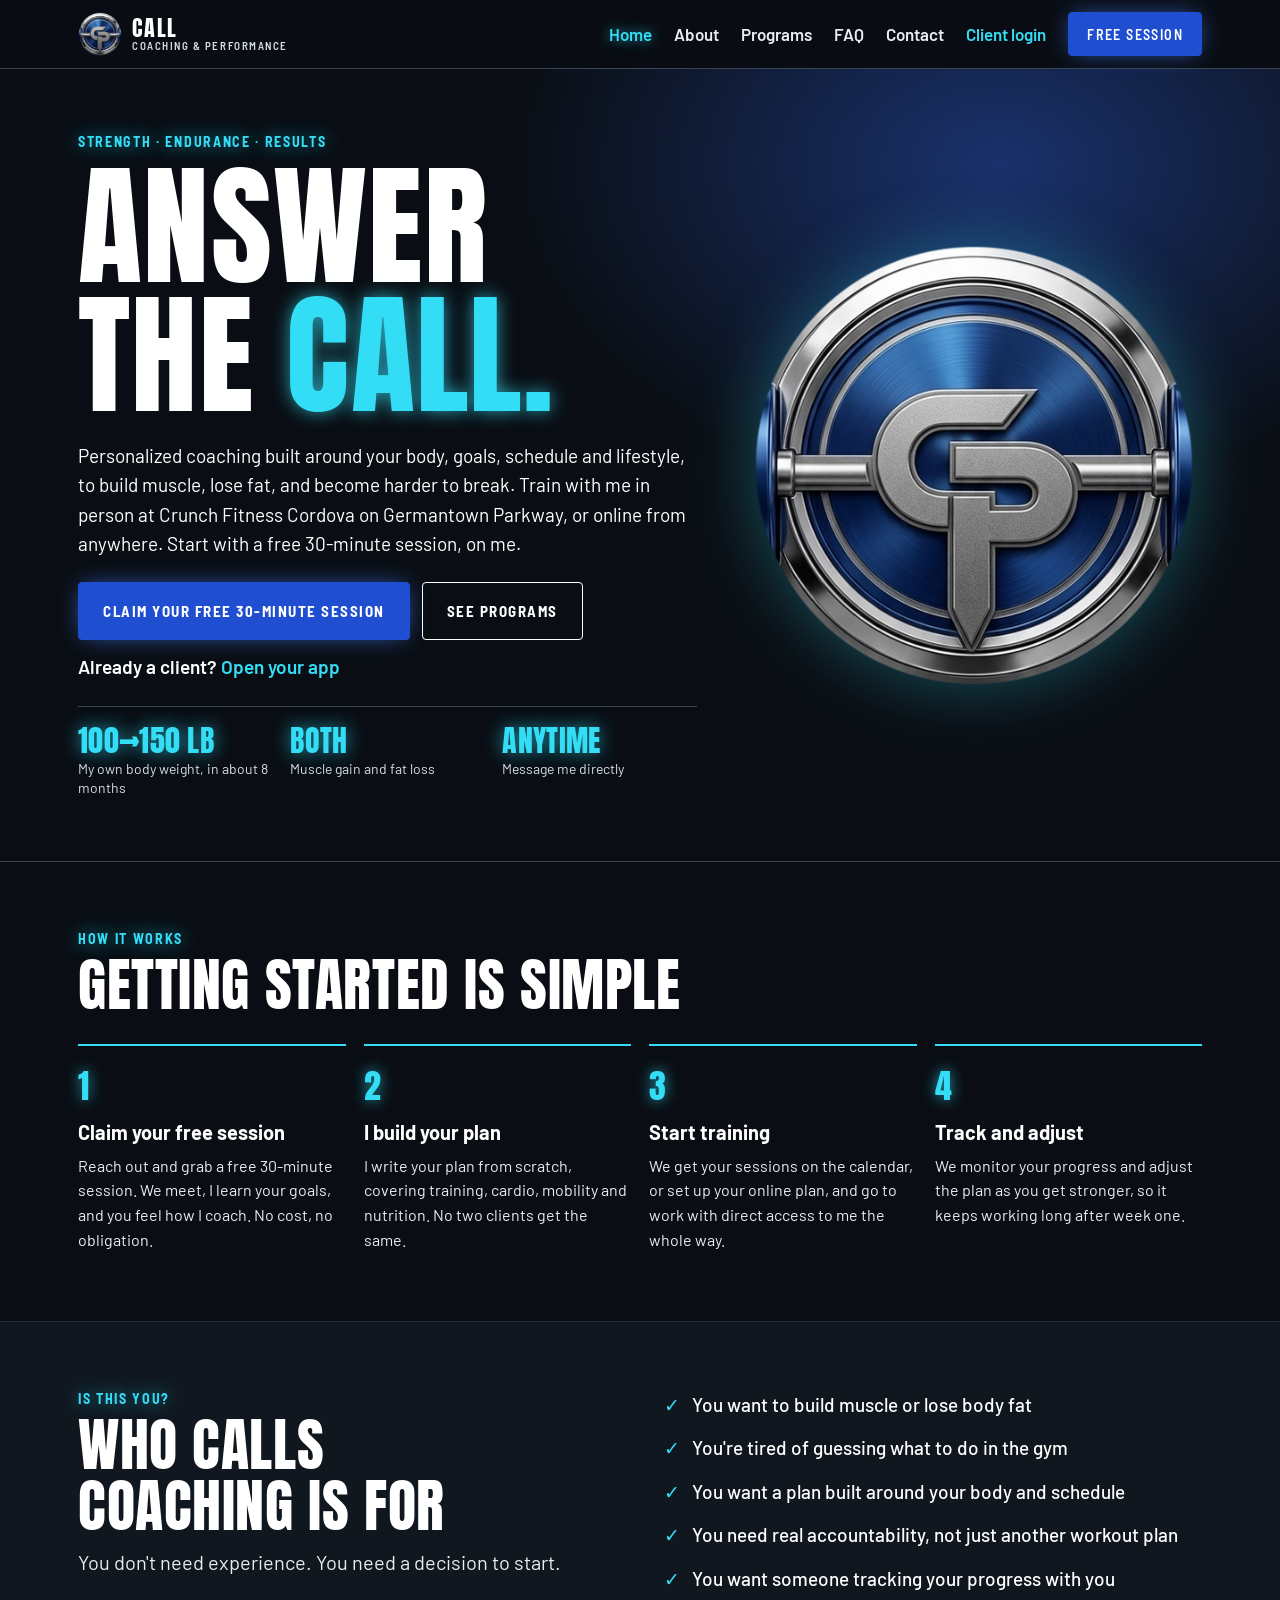
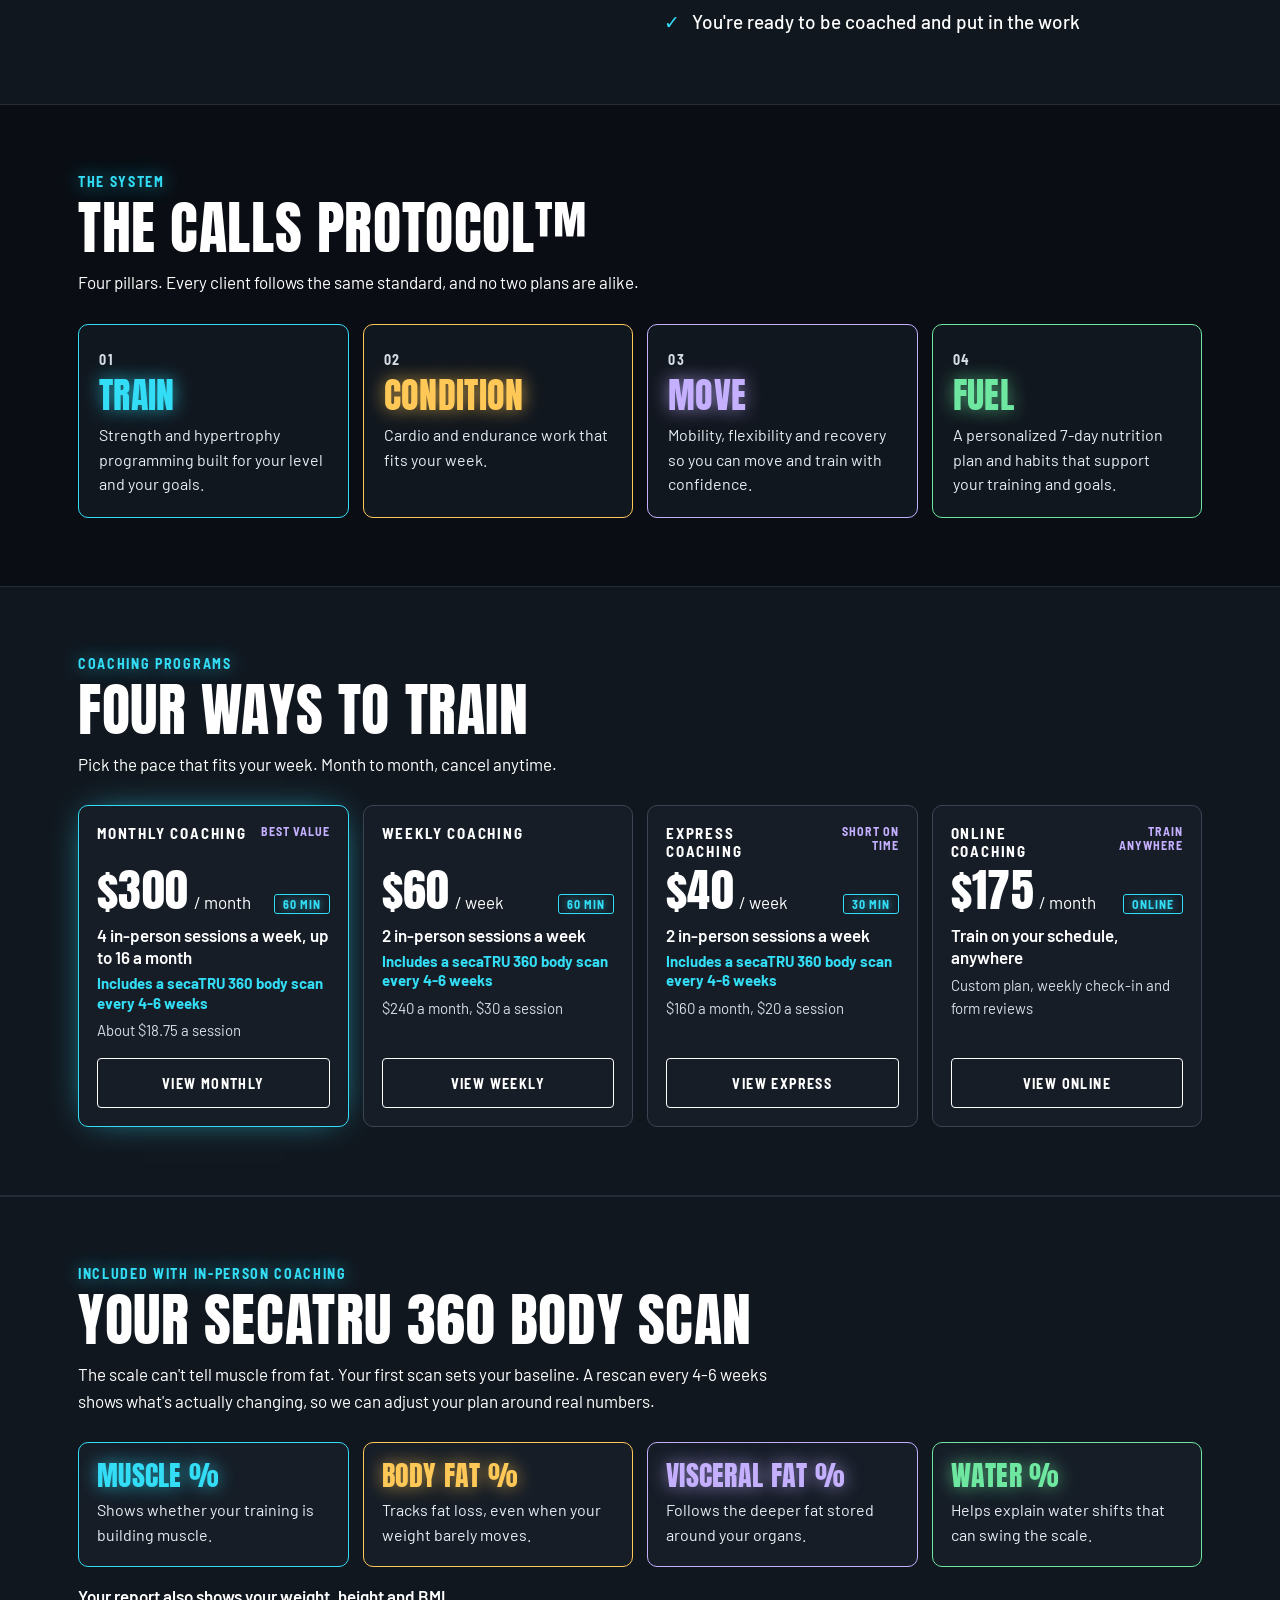
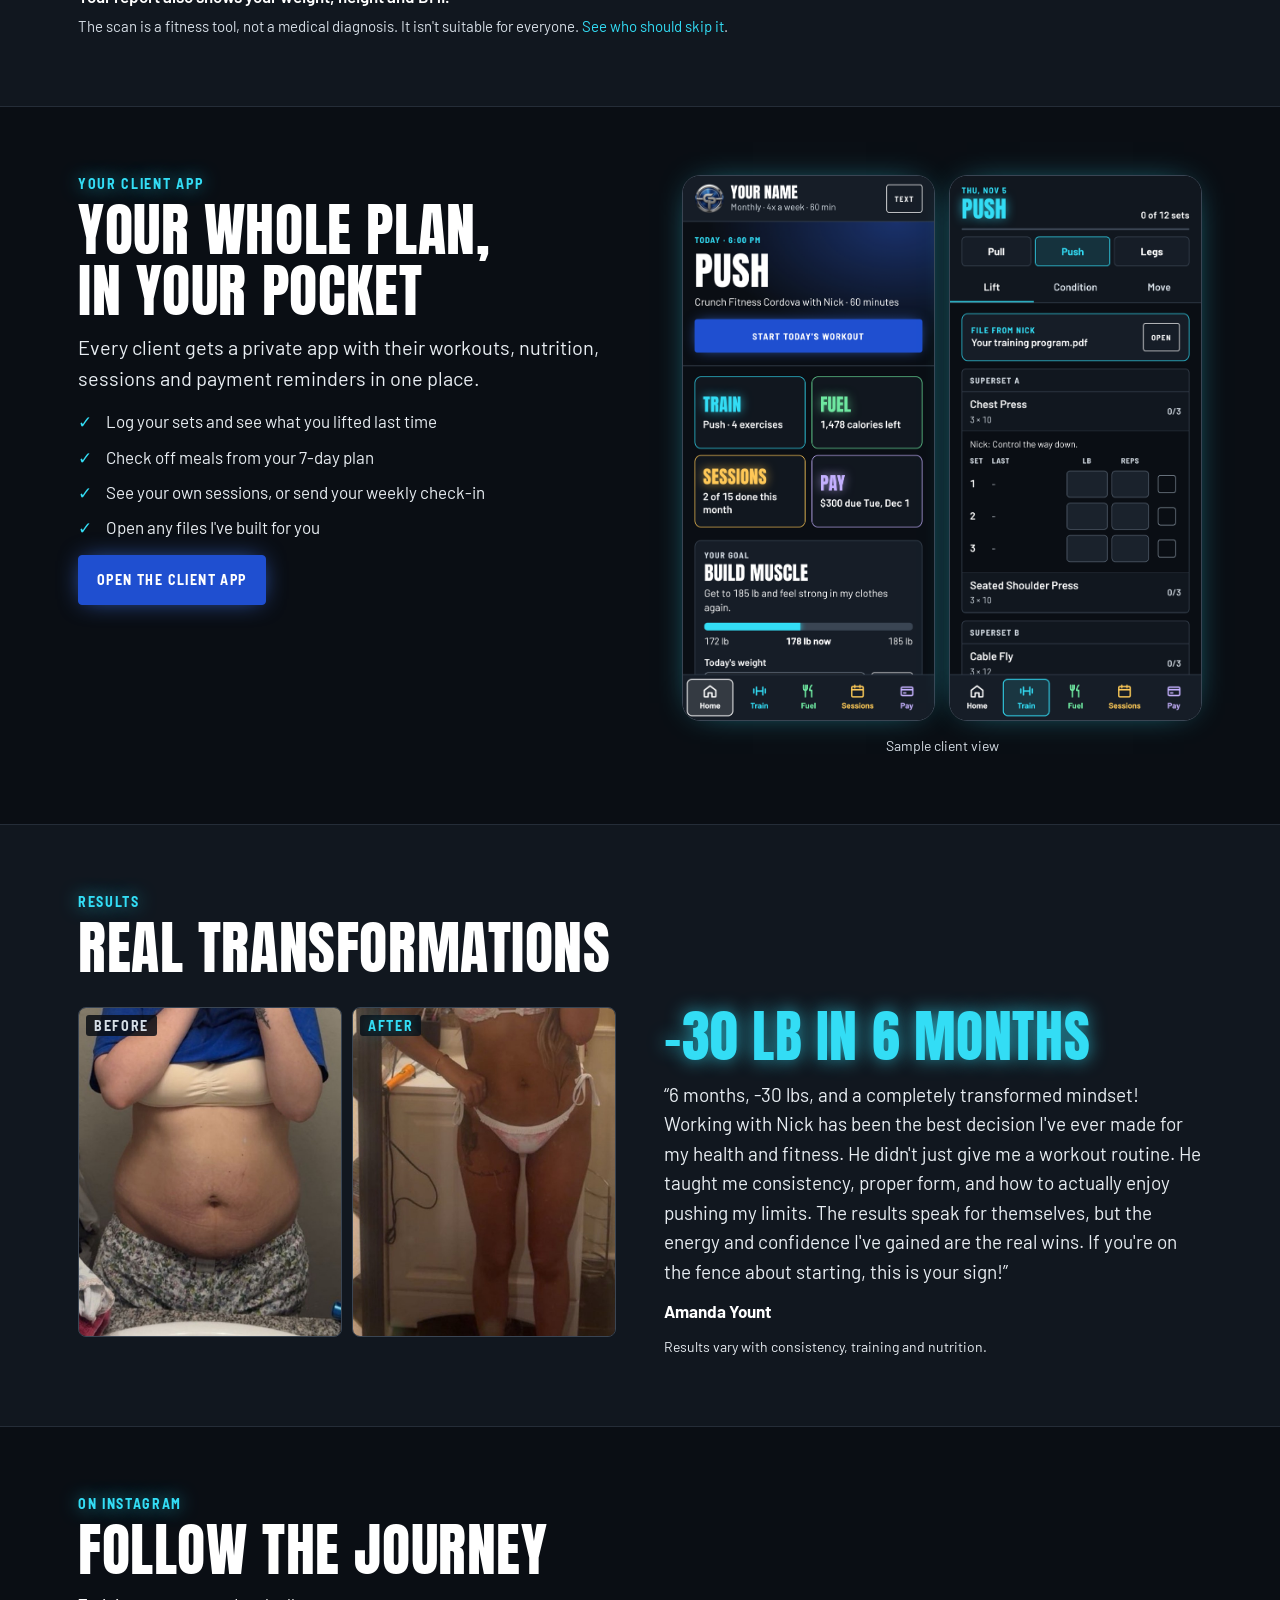
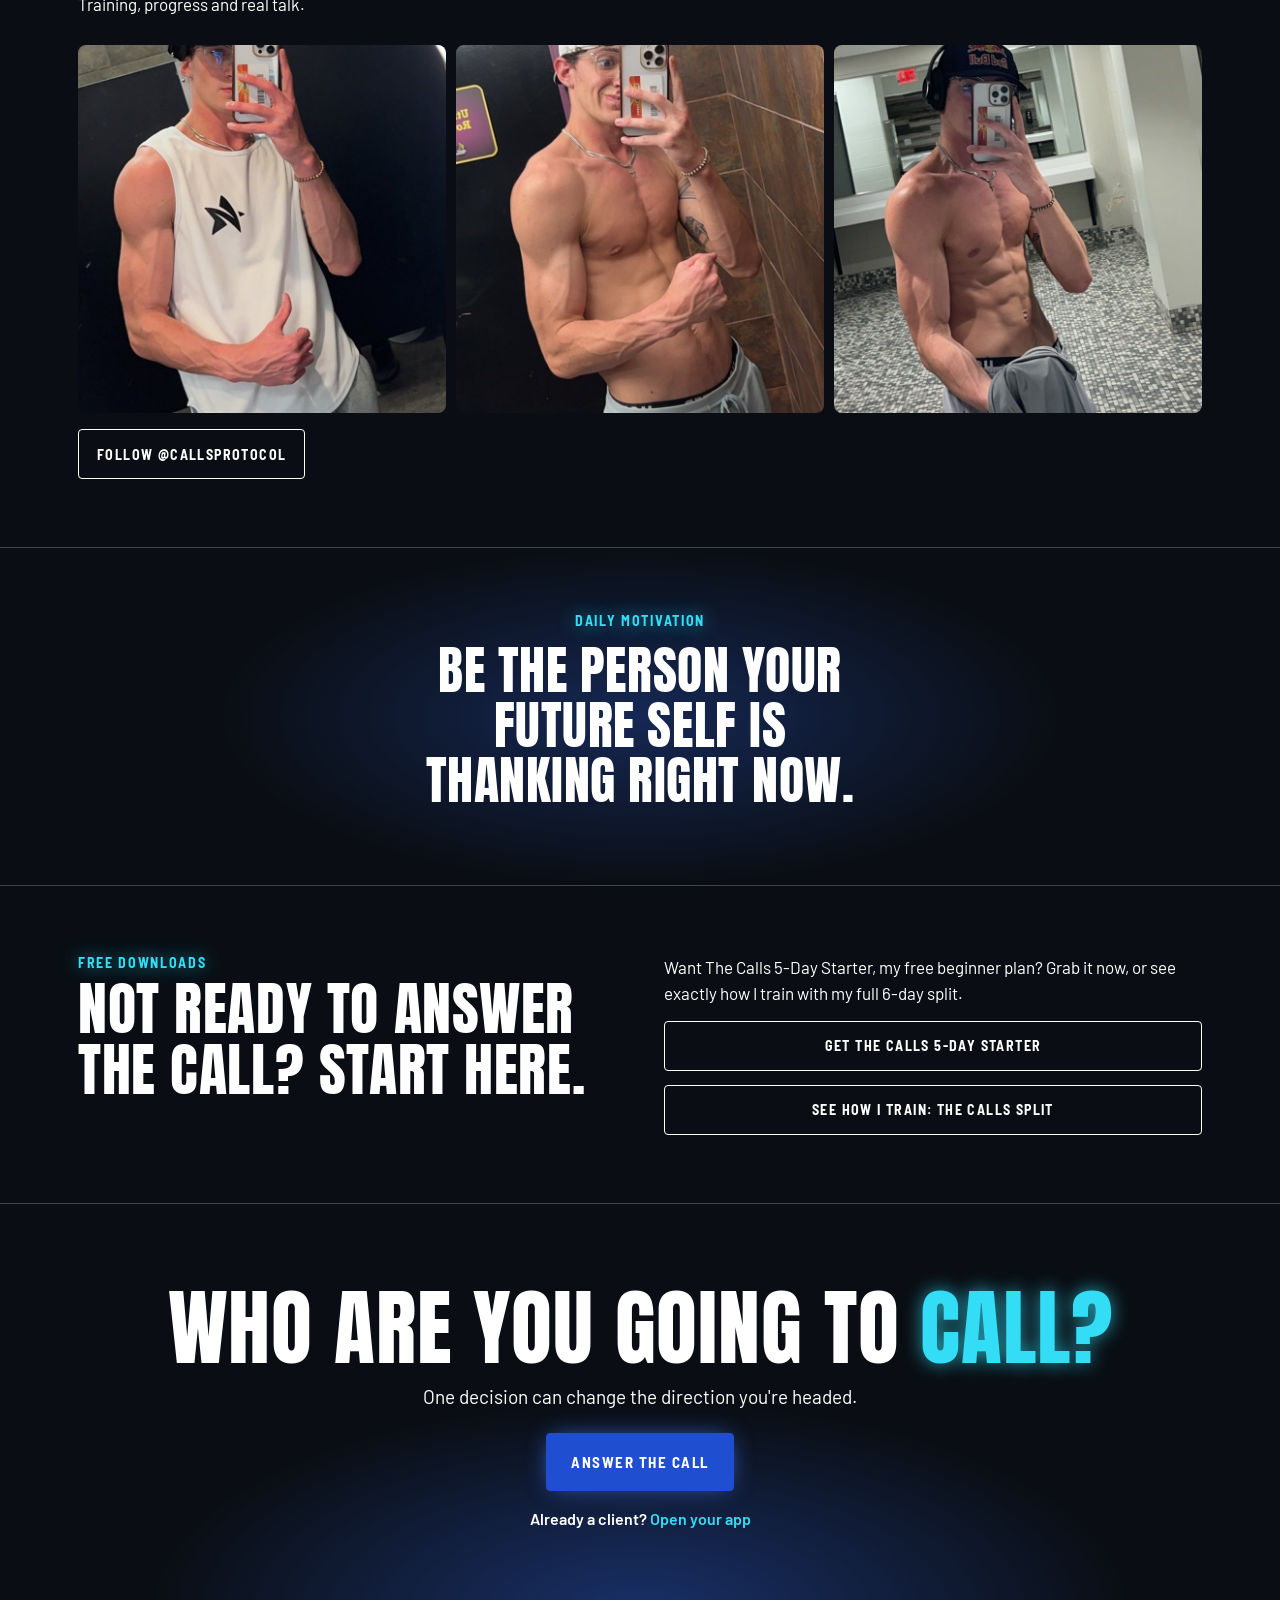
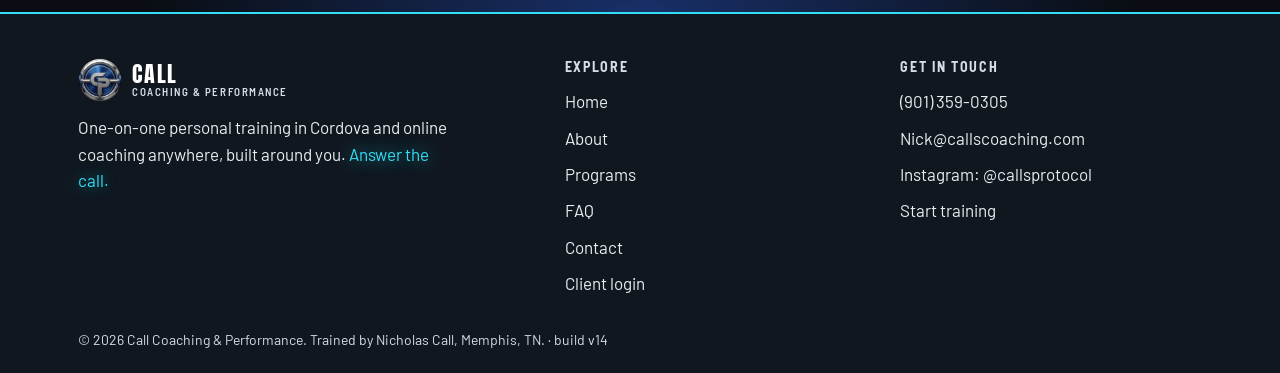
<file: index.html>
<!doctype html>
<html lang="en">
<head>
<meta charset="utf-8">
<meta name="viewport" content="width=device-width, initial-scale=1, viewport-fit=cover">
<title>Call Coaching &amp; Performance | Personal Trainer in Memphis, TN</title>
<meta name="description" content="One-on-one personal training at Crunch Fitness in Cordova, plus online coaching anywhere. Custom workouts, nutrition, a secaTRU 360 body scan for in-person clients, and direct coach access. Claim your free 30-minute session.">
<meta name="theme-color" content="#0a0e14">
<meta property="og:type" content="website">
<meta property="og:site_name" content="Call Coaching &amp; Performance">
<meta property="og:title" content="Call Coaching &amp; Performance | Personal Trainer in Memphis, TN">
<meta property="og:description" content="One-on-one personal training at Crunch Fitness in Cordova, plus online coaching anywhere. Custom workouts, nutrition, a secaTRU 360 body scan for in-person clients, and direct coach access. Claim your free 30-minute session.">
<meta property="og:image" content="https://callscoaching.com/link-preview.jpg">
<meta property="og:image:secure_url" content="https://callscoaching.com/link-preview.jpg">
<meta property="og:image:type" content="image/jpeg">
<meta property="og:image:width" content="1200">
<meta property="og:image:height" content="630">
<meta property="og:image:alt" content="Call Coaching &amp; Performance logo">
<meta property="og:url" content="https://callscoaching.com/">
<meta name="twitter:card" content="summary_large_image">
<meta name="twitter:title" content="Call Coaching &amp; Performance | Personal Trainer in Memphis, TN">
<meta name="twitter:description" content="One-on-one personal training at Crunch Fitness in Cordova, plus online coaching anywhere. Custom workouts, nutrition, a secaTRU 360 body scan for in-person clients, and direct coach access. Claim your free 30-minute session.">
<meta name="twitter:image" content="https://callscoaching.com/link-preview.jpg">
<link rel="canonical" href="https://callscoaching.com/">
<link rel="icon" type="image/png" href="logo.png">
<link rel="apple-touch-icon" href="logo.png">
<link rel="preconnect" href="https://fonts.googleapis.com">
<link rel="preconnect" href="https://fonts.gstatic.com" crossorigin>
<link rel="stylesheet" href="https://fonts.googleapis.com/css2?family=Anton&family=Barlow:wght@400;500;600;700&family=Barlow+Semi+Condensed:wght@500;600;700&display=swap">
<link rel="stylesheet" href="call-v14.css">
<script type="application/ld+json">{"@context": "https://schema.org", "@type": "HealthClub", "name": "Call Coaching & Performance", "description": "One-on-one personal training at Crunch Fitness in Cordova and online coaching anywhere. Custom strength, cardio, mobility and nutrition programs with direct coach access.", "url": "https://callscoaching.com", "image": "https://callscoaching.com/link-preview.jpg", "telephone": "+1-901-359-0305", "email": "Nick@callscoaching.com", "priceRange": "$$", "areaServed": ["Memphis, TN", "Cordova, TN"], "address": {"@type": "PostalAddress", "addressLocality": "Memphis", "addressRegion": "TN", "addressCountry": "US"}, "founder": {"@type": "Person", "name": "Nicholas Call"}, "sameAs": ["https://www.instagram.com/callsprotocol"], "makesOffer": {"@type": "Offer", "name": "Free 30-minute session", "price": "0", "priceCurrency": "USD"}}</script>
</head>
<body>
<header class="top"><div class="wrap top-in">
<a class="brand" href="index.html" aria-label="Call Coaching &amp; Performance home"><img src="logo.png" alt="" width="44" height="44"><span><b class="an">Call</b><small>Coaching &amp; Performance</small></span></a>
<button class="menu-btn" aria-expanded="false" aria-controls="menu" aria-label="Menu"><i></i><i></i><i></i></button>
<nav id="menu" aria-label="Main"><a href="index.html" aria-current=page>Home</a><a href="about.html">About</a><a href="memberships.html">Programs</a><a href="faq.html">FAQ</a><a href="contact.html">Contact</a><a class="login" href="https://app.callscoaching.com">Client login</a><a class="btn pri nav-cta" href="contact.html">Free session</a></nav>
</div></header>
<main>
<section class="hero"><div class="wrap hero-in">
<div class="hero-copy"><div class="lb glow">Strength · Endurance · Results</div><h1 class="an">Answer<br>the <span class="glow">call.</span></h1>
<p>Personalized coaching built around your body, goals, schedule and lifestyle, to build muscle, lose fat, and become harder to break. Train with me in person at Crunch Fitness Cordova on Germantown Parkway, or online from anywhere. Start with a free 30-minute session, on me.</p>
<div class="hero-btns"><a class="btn pri big" href="contact.html">Claim your free 30-minute session</a><a class="btn big" href="memberships.html">See programs</a></div><p class="client-line">Already a client? <a href="https://app.callscoaching.com">Open your app</a></p>
<dl class="stats"><div><dt class="an glow">100→150 lb</dt><dd>My own body weight, in about 8 months</dd></div><div><dt class="an glow">Both</dt><dd>Muscle gain and fat loss</dd></div><div><dt class="an glow">Anytime</dt><dd>Message me directly</dd></div></dl></div>
<figure class="hero-pic"><img src="logo.png" alt="Call Coaching &amp; Performance logo" width="512" height="512"></figure>
</div></section>

<section class="sec"><div class="wrap"><div class="sh"><div class="lb glow">How it works</div><h2 class="an">Getting started is simple</h2></div>
<ol class="steps">
<li><h3>Claim your free session</h3><p>Reach out and grab a free 30-minute session. We meet, I learn your goals, and you feel how I coach. No cost, no obligation.</p></li>
<li><h3>I build your plan</h3><p>I write your plan from scratch, covering training, cardio, mobility and nutrition. No two clients get the same.</p></li>
<li><h3>Start training</h3><p>We get your sessions on the calendar, or set up your online plan, and go to work with direct access to me the whole way.</p></li>
<li><h3>Track and adjust</h3><p>We monitor your progress and adjust the plan as you get stronger, so it keeps working long after week one.</p></li>
</ol></div></section>

<section class="sec alt"><div class="wrap split"><div><div class="lb glow">Is this you?</div><h2 class="an">Who Calls Coaching is for</h2><p class="lead">You don't need experience. You need a decision to start.</p></div>
<ul class="ticks big"><li>You want to build muscle or lose body fat</li><li>You're tired of guessing what to do in the gym</li><li>You want a plan built around your body and schedule</li><li>You need real accountability, not just another workout plan</li><li>You want someone tracking your progress with you</li><li>You're ready to be coached and put in the work</li></ul></div></section>

<section class="sec"><div class="wrap"><div class="sh"><div class="lb glow">The system</div><h2 class="an">The Calls Protocol™</h2><p>Four pillars. Every client follows the same standard, and no two plans are alike.</p></div>
<div class="pillars"><article style="--c:var(--cyan)"><span class="lb">01</span><h3 class="an glow">Train</h3><p>Strength and hypertrophy programming built for your level and your goals.</p></article><article style="--c:var(--amber)"><span class="lb">02</span><h3 class="an glow">Condition</h3><p>Cardio and endurance work that fits your week.</p></article><article style="--c:var(--violet)"><span class="lb">03</span><h3 class="an glow">Move</h3><p>Mobility, flexibility and recovery so you can move and train with confidence.</p></article><article style="--c:var(--green)"><span class="lb">04</span><h3 class="an glow">Fuel</h3><p>A personalized 7-day nutrition plan and habits that support your training and goals.</p></article></div></div></section>

<section class="sec alt"><div class="wrap"><div class="sh"><div class="lb glow">Coaching programs</div><h2 class="an">Four ways to train</h2><p>Pick the pace that fits your week. Month to month, cancel anytime.</p></div>
<div class="progs"><article class="prog best"><div class="prog-top"><h3 class="lb">Monthly coaching</h3><span class="tag">Best value</span></div><div class="price"><b class="an">$300</b><span>/ month</span><span class="len">60 min</span></div><p class="s">4 in-person sessions a week, up to 16 a month</p><p class="scan">Includes a secaTRU 360 body scan every 4-6 weeks</p><p class="mut">About $18.75 a session</p><a class="btn" href="memberships.html#monthly">View monthly</a></article><article class="prog"><div class="prog-top"><h3 class="lb">Weekly coaching</h3></div><div class="price"><b class="an">$60</b><span>/ week</span><span class="len">60 min</span></div><p class="s">2 in-person sessions a week</p><p class="scan">Includes a secaTRU 360 body scan every 4-6 weeks</p><p class="mut">$240 a month, $30 a session</p><a class="btn" href="memberships.html#weekly">View weekly</a></article><article class="prog"><div class="prog-top"><h3 class="lb">Express coaching</h3><span class="tag">Short on time</span></div><div class="price"><b class="an">$40</b><span>/ week</span><span class="len">30 min</span></div><p class="s">2 in-person sessions a week</p><p class="scan">Includes a secaTRU 360 body scan every 4-6 weeks</p><p class="mut">$160 a month, $20 a session</p><a class="btn" href="memberships.html#express">View express</a></article><article class="prog"><div class="prog-top"><h3 class="lb">Online coaching</h3><span class="tag">Train anywhere</span></div><div class="price"><b class="an">$175</b><span>/ month</span><span class="len">Online</span></div><p class="s">Train on your schedule, anywhere</p><p class="mut">Custom plan, weekly check-in and form reviews</p><a class="btn" href="memberships.html#online">View online</a></article></div></div></section>

<section class="sec alt scanbox"><div class="wrap"><div class="sh"><div class="lb glow">Included with in-person coaching</div><h2 class="an">Your secaTRU 360 body scan</h2><p>The scale can't tell muscle from fat. Your first scan sets your baseline. A rescan every 4-6 weeks shows what's actually changing, so we can adjust your plan around real numbers.</p></div>
<div class="targets"><article style="--c:var(--cyan)"><h3 class="an glow">Muscle %</h3><p>Shows whether your training is building muscle.</p></article><article style="--c:var(--amber)"><h3 class="an glow">Body fat %</h3><p>Tracks fat loss, even when your weight barely moves.</p></article><article style="--c:var(--violet)"><h3 class="an glow">Visceral fat %</h3><p>Follows the deeper fat stored around your organs.</p></article><article style="--c:var(--green)"><h3 class="an glow">Water %</h3><p>Helps explain water shifts that can swing the scale.</p></article></div><p class="scan-also">Your report also shows your weight, height and BMI.</p><p class="mut scan-note">The scan is a fitness tool, not a medical diagnosis. It isn't suitable for everyone. <a href="faq.html">See who should skip it</a>.</p></div></section>
<section class="sec"><div class="wrap split app"><div><div class="lb glow">Your client app</div><h2 class="an">Your whole plan, in your pocket</h2><p class="lead">Every client gets a private app with their workouts, nutrition, sessions and payment reminders in one place.</p>
<ul class="ticks"><li>Log your sets and see what you lifted last time</li><li>Check off meals from your 7-day plan</li><li>See your own sessions, or send your weekly check-in</li><li>Open any files I've built for you</li></ul><a class="btn pri" href="https://app.callscoaching.com">Open the client app</a></div>
<figure class="phones"><img src="app-home.png" alt="Sample client home screen with today's workout" width="390" height="844"><img src="app-train.png" alt="Sample workout screen with sets to log" width="390" height="844"><figcaption>Sample client view</figcaption></figure></div></section>

<section class="sec alt"><div class="wrap"><div class="sh"><div class="lb glow">Results</div><h2 class="an">Real transformations</h2></div>
<div class="split result"><figure class="ba"><div><img src="amanda-before.jpg" alt="Amanda before" width="760" height="950"><figcaption class="lb">Before</figcaption></div><div><img src="amanda-after.jpg" alt="Amanda after" width="760" height="950"><figcaption class="lb glow">After</figcaption></div></figure>
<blockquote class="quote"><div class="an glow">-30 lb in 6 months</div><p>“6 months, -30 lbs, and a completely transformed mindset! Working with Nick has been the best decision I've ever made for my health and fitness. He didn't just give me a workout routine. He taught me consistency, proper form, and how to actually enjoy pushing my limits. The results speak for themselves, but the energy and confidence I've gained are the real wins. If you're on the fence about starting, this is your sign!”</p><footer>Amanda Yount</footer><p class="mut">Results vary with consistency, training and nutrition.</p></blockquote></div></div></section>

<section class="sec"><div class="wrap"><div class="sh"><div class="lb glow">On Instagram</div><h2 class="an">Follow the journey</h2><p>Training, progress and real talk.</p></div>
<div class="ig"><a href="https://www.instagram.com/callsprotocol" target="_blank" rel="noopener"><img src="ig1.jpg" alt="Nicholas Call training" width="760" height="760" loading="lazy"></a><a href="https://www.instagram.com/callsprotocol" target="_blank" rel="noopener"><img src="ig2.jpg" alt="Nicholas Call physique" width="760" height="760" loading="lazy"></a><a href="https://www.instagram.com/callsprotocol" target="_blank" rel="noopener"><img src="ig3.jpg" alt="Nicholas Call in the gym" width="760" height="760" loading="lazy"></a></div><a class="btn ig-btn" href="https://www.instagram.com/callsprotocol" target="_blank" rel="noopener">Follow @callsprotocol</a></div></section>

<section class="motd"><div class="wrap"><div class="lb glow">Daily motivation</div><blockquote class="an" id="motd">You lack focus, not potential.<br>You lack consistency, not ability.<br>You lack strategy, not resources.<br>You lack discipline, not opportunities.</blockquote><p class="mut" id="motd-by">Unknown</p></div></section>

<section class="sec"><div class="wrap split"><div><div class="lb glow">Free downloads</div><h2 class="an">Not ready to answer the call? Start here.</h2></div><div class="stack"><p>Want The Calls 5-Day Starter, my free beginner plan? Grab it now, or see exactly how I train with my full 6-day split.</p><a class="btn" href="call-free-5-day-plan.pdf" target="_blank" rel="noopener">Get the Calls 5-Day Starter</a><a class="btn" href="call-my-split.pdf" target="_blank" rel="noopener">See how I train: The Calls Split</a></div></div></section>
<section class="cta"><div class="wrap"><h2 class="an">Who are you going to <span class="glow">call?</span></h2><p>One decision can change the direction you're headed.</p><a class="btn pri big" href="contact.html">Answer the call</a><p class="client-line">Already a client? <a href="https://app.callscoaching.com">Open your app</a></p></div></section>
</main>
<footer class="foot"><div class="wrap foot-in">
<div><a class="brand" href="index.html"><img src="logo.png" alt="" width="44" height="44"><span><b class="an">Call</b><small>Coaching &amp; Performance</small></span></a><p>One-on-one personal training in Cordova and online coaching anywhere, built around you. <span class="glow">Answer the call.</span></p></div>
<div><h2 class="lb">Explore</h2><a href="index.html">Home</a><a href="about.html">About</a><a href="memberships.html">Programs</a><a href="faq.html">FAQ</a><a href="contact.html">Contact</a><a href="https://app.callscoaching.com">Client login</a></div>
<div><h2 class="lb">Get in touch</h2><a href="tel:+19013590305">(901)&nbsp;359-0305</a><a href="mailto:Nick@callscoaching.com">Nick@callscoaching.com</a><a href="https://www.instagram.com/callsprotocol" target="_blank" rel="noopener">Instagram: @callsprotocol</a><a href="contact.html">Start training</a></div>
</div><div class="wrap legal">© <span id="yr">2026</span> Call Coaching &amp; Performance. Trained by Nicholas Call, Memphis, TN. · build v14</div></footer>
<script src="call-v14.js"></script>
</body>
</html>
</file>
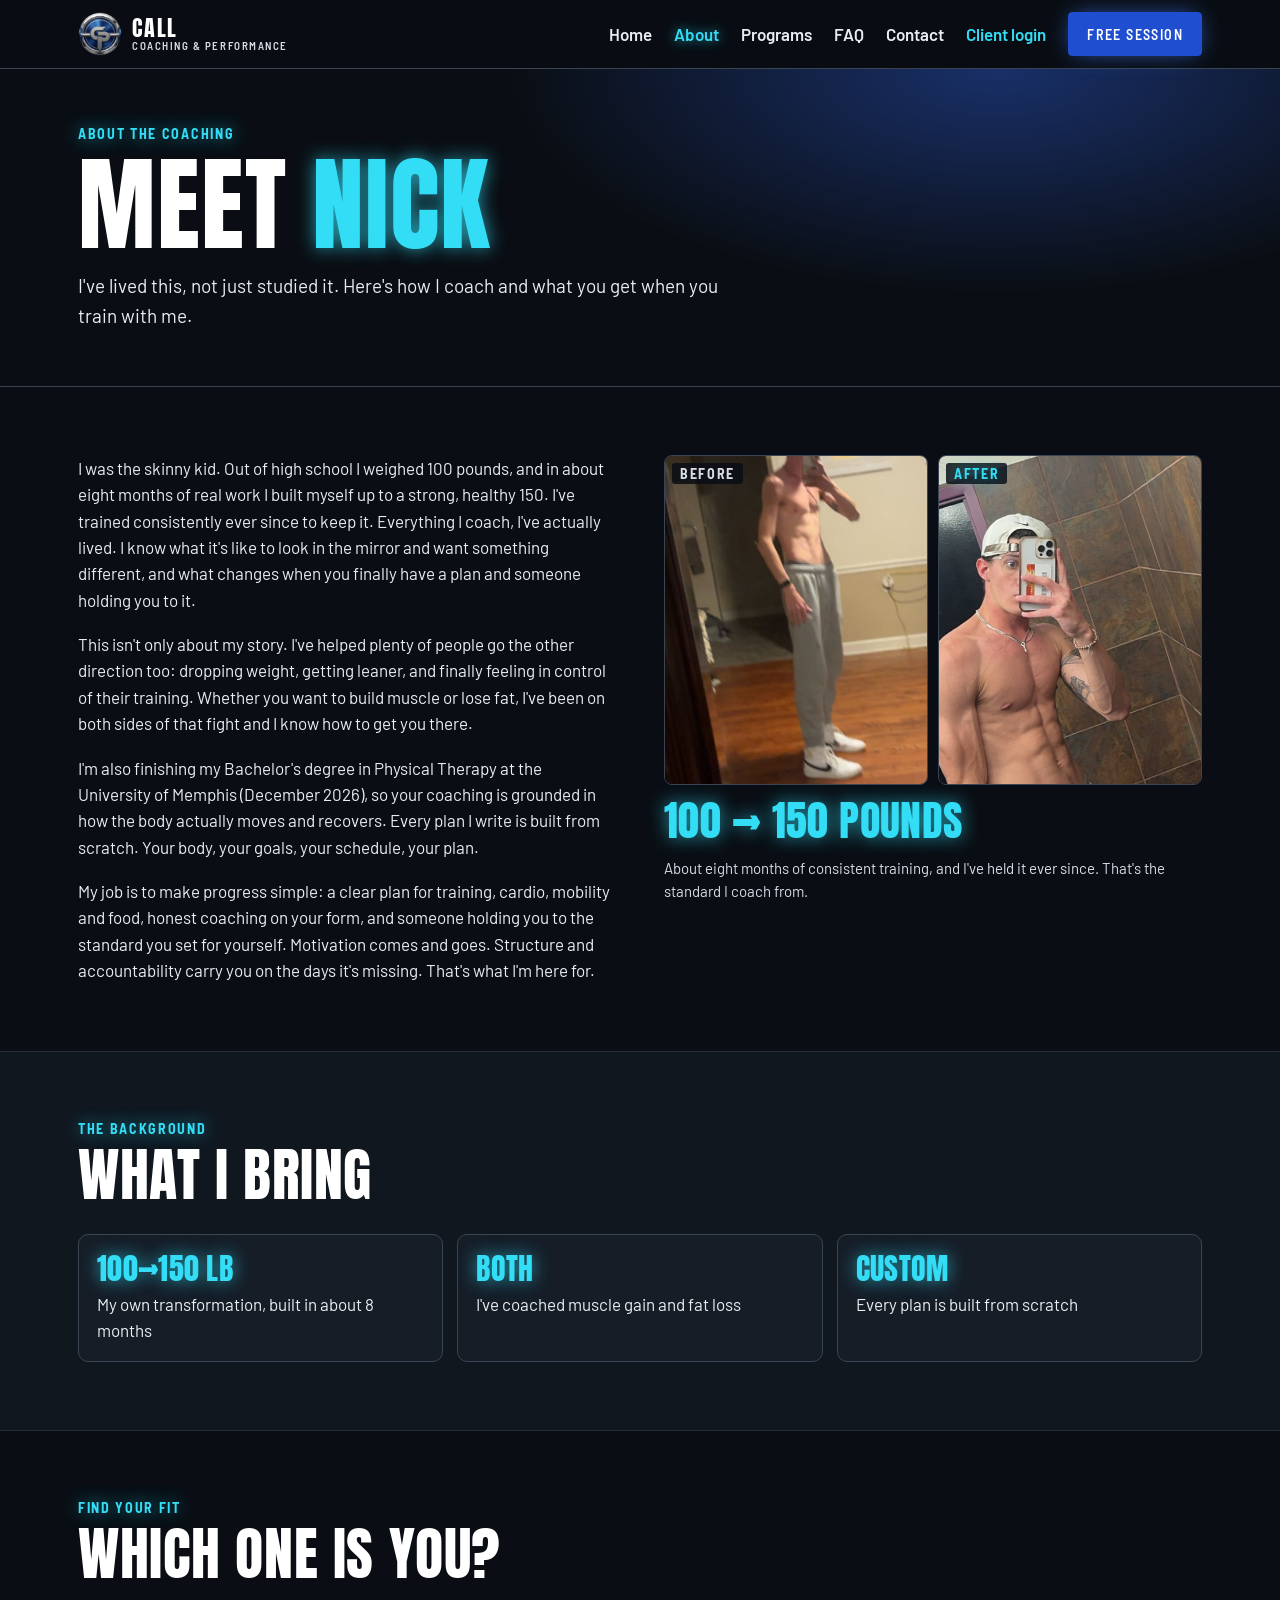
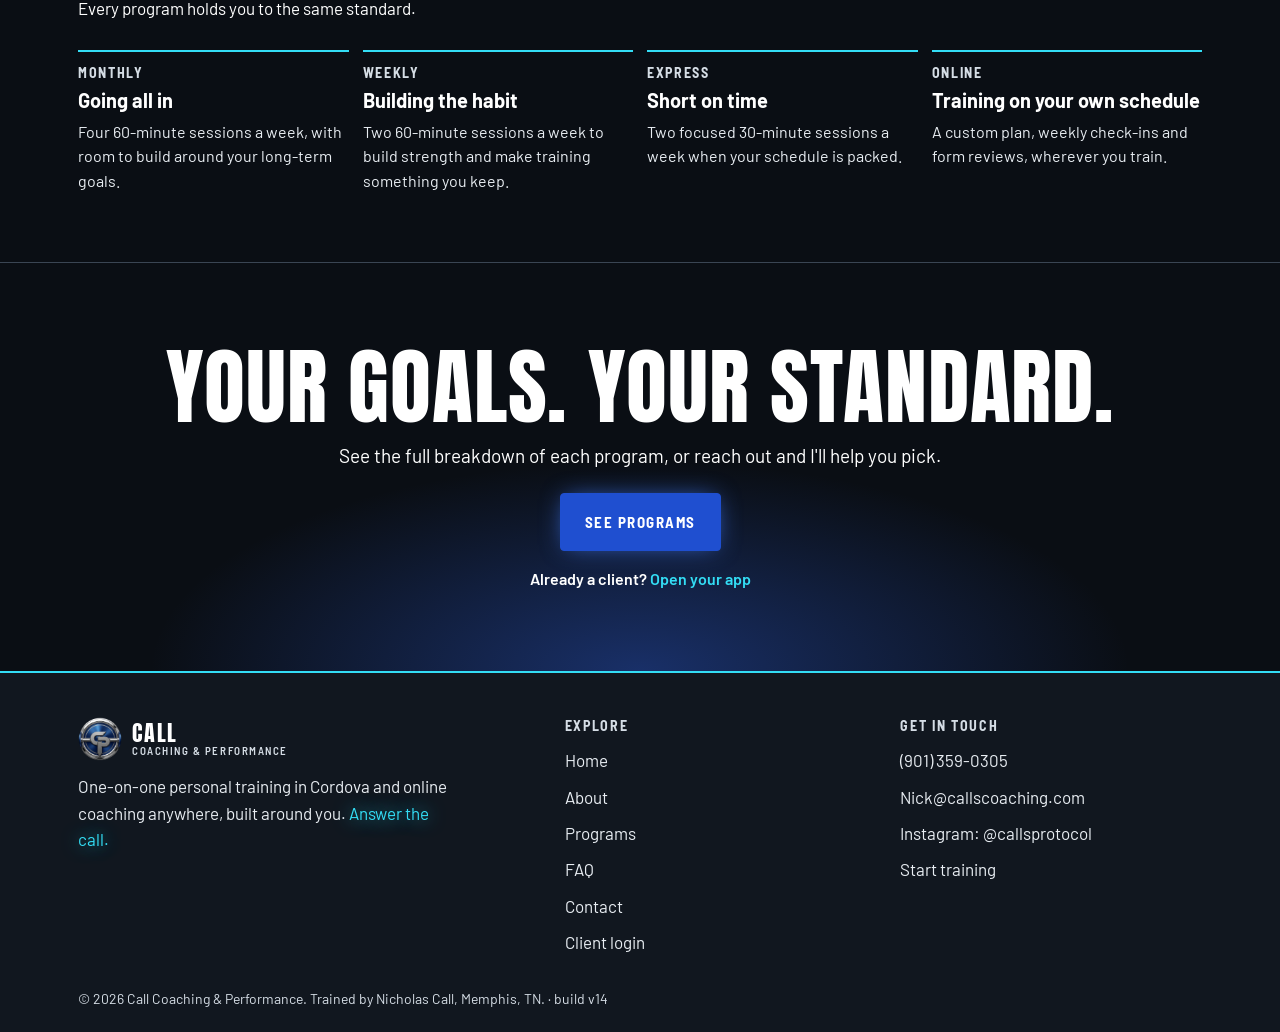
<file: about.html>
<!doctype html>
<html lang="en">
<head>
<meta charset="utf-8">
<meta name="viewport" content="width=device-width, initial-scale=1, viewport-fit=cover">
<title>About Nicholas Call | Personal Trainer in Memphis &amp; Cordova, TN</title>
<meta name="description" content="Meet Nicholas Call, personal trainer in Memphis, TN. From 100 to 150 lbs, now helping clients build muscle and lose weight in person and online with fully custom plans.">
<meta name="theme-color" content="#0a0e14">
<meta property="og:type" content="website">
<meta property="og:site_name" content="Call Coaching &amp; Performance">
<meta property="og:title" content="About Nicholas Call | Personal Trainer in Memphis &amp; Cordova, TN">
<meta property="og:description" content="Meet Nicholas Call, personal trainer in Memphis, TN. From 100 to 150 lbs, now helping clients build muscle and lose weight in person and online with fully custom plans.">
<meta property="og:image" content="https://callscoaching.com/link-preview.jpg">
<meta property="og:image:secure_url" content="https://callscoaching.com/link-preview.jpg">
<meta property="og:image:type" content="image/jpeg">
<meta property="og:image:width" content="1200">
<meta property="og:image:height" content="630">
<meta property="og:image:alt" content="Call Coaching &amp; Performance logo">
<meta property="og:url" content="https://callscoaching.com/about.html">
<meta name="twitter:card" content="summary_large_image">
<meta name="twitter:title" content="About Nicholas Call | Personal Trainer in Memphis &amp; Cordova, TN">
<meta name="twitter:description" content="Meet Nicholas Call, personal trainer in Memphis, TN. From 100 to 150 lbs, now helping clients build muscle and lose weight in person and online with fully custom plans.">
<meta name="twitter:image" content="https://callscoaching.com/link-preview.jpg">
<link rel="canonical" href="https://callscoaching.com/about.html">
<link rel="icon" type="image/png" href="logo.png">
<link rel="apple-touch-icon" href="logo.png">
<link rel="preconnect" href="https://fonts.googleapis.com">
<link rel="preconnect" href="https://fonts.gstatic.com" crossorigin>
<link rel="stylesheet" href="https://fonts.googleapis.com/css2?family=Anton&family=Barlow:wght@400;500;600;700&family=Barlow+Semi+Condensed:wght@500;600;700&display=swap">
<link rel="stylesheet" href="call-v14.css">
</head>
<body>
<header class="top"><div class="wrap top-in">
<a class="brand" href="index.html" aria-label="Call Coaching &amp; Performance home"><img src="logo.png" alt="" width="44" height="44"><span><b class="an">Call</b><small>Coaching &amp; Performance</small></span></a>
<button class="menu-btn" aria-expanded="false" aria-controls="menu" aria-label="Menu"><i></i><i></i><i></i></button>
<nav id="menu" aria-label="Main"><a href="index.html">Home</a><a href="about.html" aria-current=page>About</a><a href="memberships.html">Programs</a><a href="faq.html">FAQ</a><a href="contact.html">Contact</a><a class="login" href="https://app.callscoaching.com">Client login</a><a class="btn pri nav-cta" href="contact.html">Free session</a></nav>
</div></header>
<main>
<section class="pagehead"><div class="wrap"><div class="lb glow">About the coaching</div><h1 class="an">Meet <span class="glow">Nick</span></h1><p>I've lived this, not just studied it. Here's how I coach and what you get when you train with me.</p></div></section>
<section class="sec"><div class="wrap split story"><div class="prose">
<p>I was the skinny kid. Out of high school I weighed 100 pounds, and in about eight months of real work I built myself up to a strong, healthy 150. I've trained consistently ever since to keep it. Everything I coach, I've actually lived. I know what it's like to look in the mirror and want something different, and what changes when you finally have a plan and someone holding you to it.</p>
<p>This isn't only about my story. I've helped plenty of people go the other direction too: dropping weight, getting leaner, and finally feeling in control of their training. Whether you want to build muscle or lose fat, I've been on both sides of that fight and I know how to get you there.</p>
<p>I'm also finishing my Bachelor's degree in Physical Therapy at the University of Memphis (December 2026), so your coaching is grounded in how the body actually moves and recovers. Every plan I write is built from scratch. Your body, your goals, your schedule, your plan.</p>
<p>My job is to make progress simple: a clear plan for training, cardio, mobility and food, honest coaching on your form, and someone holding you to the standard you set for yourself. Motivation comes and goes. Structure and accountability carry you on the days it's missing. That's what I'm here for.</p></div>
<div class="stack"><figure class="ba"><div><img src="call-before.jpg" alt="Nicholas Call before" width="900" height="1125"><figcaption class="lb">Before</figcaption></div><div><img src="call-after.jpg" alt="Nicholas Call after" width="900" height="1125"><figcaption class="lb glow">After</figcaption></div></figure><p class="an glow bigstat">100 → 150 pounds</p><p class="mut">About eight months of consistent training, and I've held it ever since. That's the standard I coach from.</p></div></div></section>
<section class="sec alt"><div class="wrap"><div class="sh"><div class="lb glow">The background</div><h2 class="an">What I bring</h2></div>
<div class="tiles"><div><b class="an glow">100→150 lb</b><span>My own transformation, built in about 8 months</span></div><div><b class="an glow">Both</b><span>I've coached muscle gain and fat loss</span></div><div><b class="an glow">Custom</b><span>Every plan is built from scratch</span></div></div></div></section>
<section class="sec"><div class="wrap"><div class="sh"><div class="lb glow">Find your fit</div><h2 class="an">Which one is you?</h2><p>Every program holds you to the same standard.</p></div>
<div class="fit"><article><h3 class="lb">Monthly</h3><b>Going all in</b><p>Four 60-minute sessions a week, with room to build around your long-term goals.</p></article><article><h3 class="lb">Weekly</h3><b>Building the habit</b><p>Two 60-minute sessions a week to build strength and make training something you keep.</p></article><article><h3 class="lb">Express</h3><b>Short on time</b><p>Two focused 30-minute sessions a week when your schedule is packed.</p></article><article><h3 class="lb">Online</h3><b>Training on your own schedule</b><p>A custom plan, weekly check-ins and form reviews, wherever you train.</p></article></div></div></section>
<section class="cta"><div class="wrap"><h2 class="an">Your goals. Your standard.</h2><p>See the full breakdown of each program, or reach out and I'll help you pick.</p><a class="btn pri big" href="memberships.html">See programs</a><p class="client-line">Already a client? <a href="https://app.callscoaching.com">Open your app</a></p></div></section>
</main>
<footer class="foot"><div class="wrap foot-in">
<div><a class="brand" href="index.html"><img src="logo.png" alt="" width="44" height="44"><span><b class="an">Call</b><small>Coaching &amp; Performance</small></span></a><p>One-on-one personal training in Cordova and online coaching anywhere, built around you. <span class="glow">Answer the call.</span></p></div>
<div><h2 class="lb">Explore</h2><a href="index.html">Home</a><a href="about.html">About</a><a href="memberships.html">Programs</a><a href="faq.html">FAQ</a><a href="contact.html">Contact</a><a href="https://app.callscoaching.com">Client login</a></div>
<div><h2 class="lb">Get in touch</h2><a href="tel:+19013590305">(901)&nbsp;359-0305</a><a href="mailto:Nick@callscoaching.com">Nick@callscoaching.com</a><a href="https://www.instagram.com/callsprotocol" target="_blank" rel="noopener">Instagram: @callsprotocol</a><a href="contact.html">Start training</a></div>
</div><div class="wrap legal">© <span id="yr">2026</span> Call Coaching &amp; Performance. Trained by Nicholas Call, Memphis, TN. · build v14</div></footer>
<script src="call-v14.js"></script>
</body>
</html>
</file>
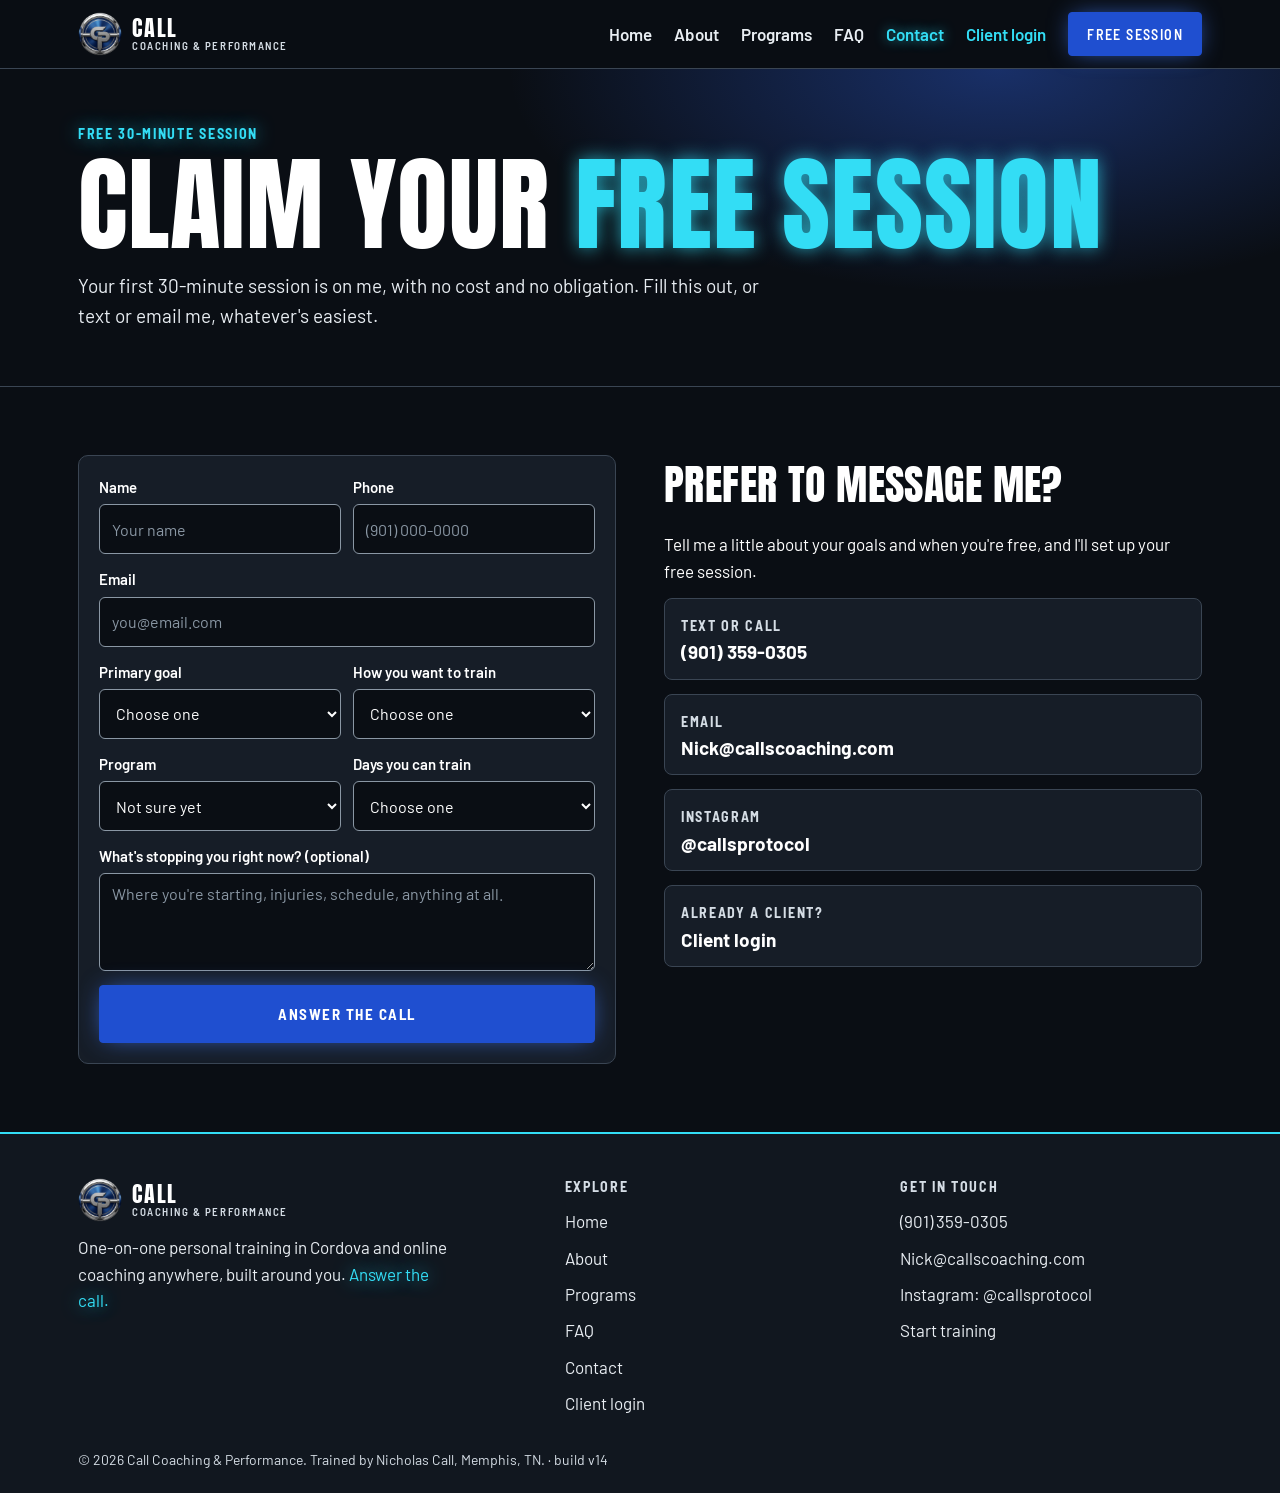
<file: contact.html>
<!doctype html>
<html lang="en">
<head>
<meta charset="utf-8">
<meta name="viewport" content="width=device-width, initial-scale=1, viewport-fit=cover">
<title>Free Session | Call Coaching &amp; Performance, Memphis, TN</title>
<meta name="description" content="Claim your free 30-minute session with Nicholas Call, personal trainer in Memphis and Cordova, TN. In-person and online coaching.">
<meta name="theme-color" content="#0a0e14">
<meta property="og:type" content="website">
<meta property="og:site_name" content="Call Coaching &amp; Performance">
<meta property="og:title" content="Free Session | Call Coaching &amp; Performance, Memphis, TN">
<meta property="og:description" content="Claim your free 30-minute session with Nicholas Call, personal trainer in Memphis and Cordova, TN. In-person and online coaching.">
<meta property="og:image" content="https://callscoaching.com/link-preview.jpg">
<meta property="og:image:secure_url" content="https://callscoaching.com/link-preview.jpg">
<meta property="og:image:type" content="image/jpeg">
<meta property="og:image:width" content="1200">
<meta property="og:image:height" content="630">
<meta property="og:image:alt" content="Call Coaching &amp; Performance logo">
<meta property="og:url" content="https://callscoaching.com/contact.html">
<meta name="twitter:card" content="summary_large_image">
<meta name="twitter:title" content="Free Session | Call Coaching &amp; Performance, Memphis, TN">
<meta name="twitter:description" content="Claim your free 30-minute session with Nicholas Call, personal trainer in Memphis and Cordova, TN. In-person and online coaching.">
<meta name="twitter:image" content="https://callscoaching.com/link-preview.jpg">
<link rel="canonical" href="https://callscoaching.com/contact.html">
<link rel="icon" type="image/png" href="logo.png">
<link rel="apple-touch-icon" href="logo.png">
<link rel="preconnect" href="https://fonts.googleapis.com">
<link rel="preconnect" href="https://fonts.gstatic.com" crossorigin>
<link rel="stylesheet" href="https://fonts.googleapis.com/css2?family=Anton&family=Barlow:wght@400;500;600;700&family=Barlow+Semi+Condensed:wght@500;600;700&display=swap">
<link rel="stylesheet" href="call-v14.css">
</head>
<body>
<header class="top"><div class="wrap top-in">
<a class="brand" href="index.html" aria-label="Call Coaching &amp; Performance home"><img src="logo.png" alt="" width="44" height="44"><span><b class="an">Call</b><small>Coaching &amp; Performance</small></span></a>
<button class="menu-btn" aria-expanded="false" aria-controls="menu" aria-label="Menu"><i></i><i></i><i></i></button>
<nav id="menu" aria-label="Main"><a href="index.html">Home</a><a href="about.html">About</a><a href="memberships.html">Programs</a><a href="faq.html">FAQ</a><a href="contact.html" aria-current=page>Contact</a><a class="login" href="https://app.callscoaching.com">Client login</a><a class="btn pri nav-cta" href="contact.html">Free session</a></nav>
</div></header>
<main>
<section class="pagehead"><div class="wrap"><div class="lb glow">Free 30-minute session</div><h1 class="an">Claim your <span class="glow">free session</span></h1><p>Your first 30-minute session is on me, with no cost and no obligation. Fill this out, or text or email me, whatever's easiest.</p></div></section>
<section class="sec"><div class="wrap split contact"><form id="lead" class="stack card js-formspree" action="https://formspree.io/f/xrpzpnbw" method="POST">
<input type="text" name="_gotcha" class="hp" tabindex="-1" autocomplete="off" aria-hidden="true"><input type="hidden" name="_subject" value="New free-session request: Calls Coaching">
<div class="two"><label for="f-name">Name<input id="f-name" name="name" required autocomplete="name" placeholder="Your name"></label><label for="f-phone">Phone<input id="f-phone" type="tel" name="phone" autocomplete="tel" placeholder="(901) 000-0000"></label></div>
<label for="f-email">Email<input id="f-email" type="email" name="email" required autocomplete="email" placeholder="you@email.com"></label>
<div class="two"><label for="f-goal">Primary goal<select id="f-goal" name="goal" required><option value="" disabled selected>Choose one</option><option>Lose fat</option><option>Build muscle</option><option>Get stronger</option><option>Improve endurance</option><option>General fitness</option><option>Other</option></select></label>
<label for="f-format">How you want to train<select id="f-format" name="format" required><option value="" disabled selected>Choose one</option><option>In person</option><option>Online</option><option>Not sure yet</option></select></label></div>
<div class="two"><label for="f-program">Program<select id="f-program" name="program"><option value="">Not sure yet</option><option value="Monthly">Monthly</option><option value="Weekly">Weekly</option><option value="Express">Express</option><option value="Online">Online</option></select></label>
<label for="f-days">Days you can train<select id="f-days" name="training_days" required><option value="" disabled selected>Choose one</option><option>1–2 days</option><option>3–4 days</option><option>5+ days</option></select></label></div>
<label for="f-msg">What's stopping you right now? (optional)<textarea id="f-msg" name="message" rows="4" placeholder="Where you're starting, injuries, schedule, anything at all."></textarea></label>
<button type="submit" class="btn pri big">Answer the call</button><p class="status" id="status" role="status" aria-live="polite"></p></form>
<div class="stack"><h2 class="an">Prefer to message me?</h2><p>Tell me a little about your goals and when you're free, and I'll set up your free session.</p>
<a class="contact-row" href="sms:+19013590305?&amp;body=Hi%20Nick%2C%20I%27d%20like%20to%20claim%20my%20free%2030-minute%20session."><span class="lb">Text or call</span><b>(901)&nbsp;359-0305</b></a><a class="contact-row" href="mailto:Nick@callscoaching.com?subject=My%20free%2030-minute%20session&amp;body=Hi%20Nick%2C%20I%27d%20like%20to%20claim%20my%20free%2030-minute%20session.%0A%0AMy%20goals%3A%20%0AMy%20availability%3A%20"><span class="lb">Email</span><b>Nick@callscoaching.com</b></a><a class="contact-row" href="https://www.instagram.com/callsprotocol" target="_blank" rel="noopener"><span class="lb">Instagram</span><b>@callsprotocol</b></a><a class="contact-row" href="https://app.callscoaching.com"><span class="lb">Already a client?</span><b>Client login</b></a></div></div></section>
</main>
<footer class="foot"><div class="wrap foot-in">
<div><a class="brand" href="index.html"><img src="logo.png" alt="" width="44" height="44"><span><b class="an">Call</b><small>Coaching &amp; Performance</small></span></a><p>One-on-one personal training in Cordova and online coaching anywhere, built around you. <span class="glow">Answer the call.</span></p></div>
<div><h2 class="lb">Explore</h2><a href="index.html">Home</a><a href="about.html">About</a><a href="memberships.html">Programs</a><a href="faq.html">FAQ</a><a href="contact.html">Contact</a><a href="https://app.callscoaching.com">Client login</a></div>
<div><h2 class="lb">Get in touch</h2><a href="tel:+19013590305">(901)&nbsp;359-0305</a><a href="mailto:Nick@callscoaching.com">Nick@callscoaching.com</a><a href="https://www.instagram.com/callsprotocol" target="_blank" rel="noopener">Instagram: @callsprotocol</a><a href="contact.html">Start training</a></div>
</div><div class="wrap legal">© <span id="yr">2026</span> Call Coaching &amp; Performance. Trained by Nicholas Call, Memphis, TN. · build v14</div></footer>
<script src="call-v14.js"></script>
</body>
</html>
</file>
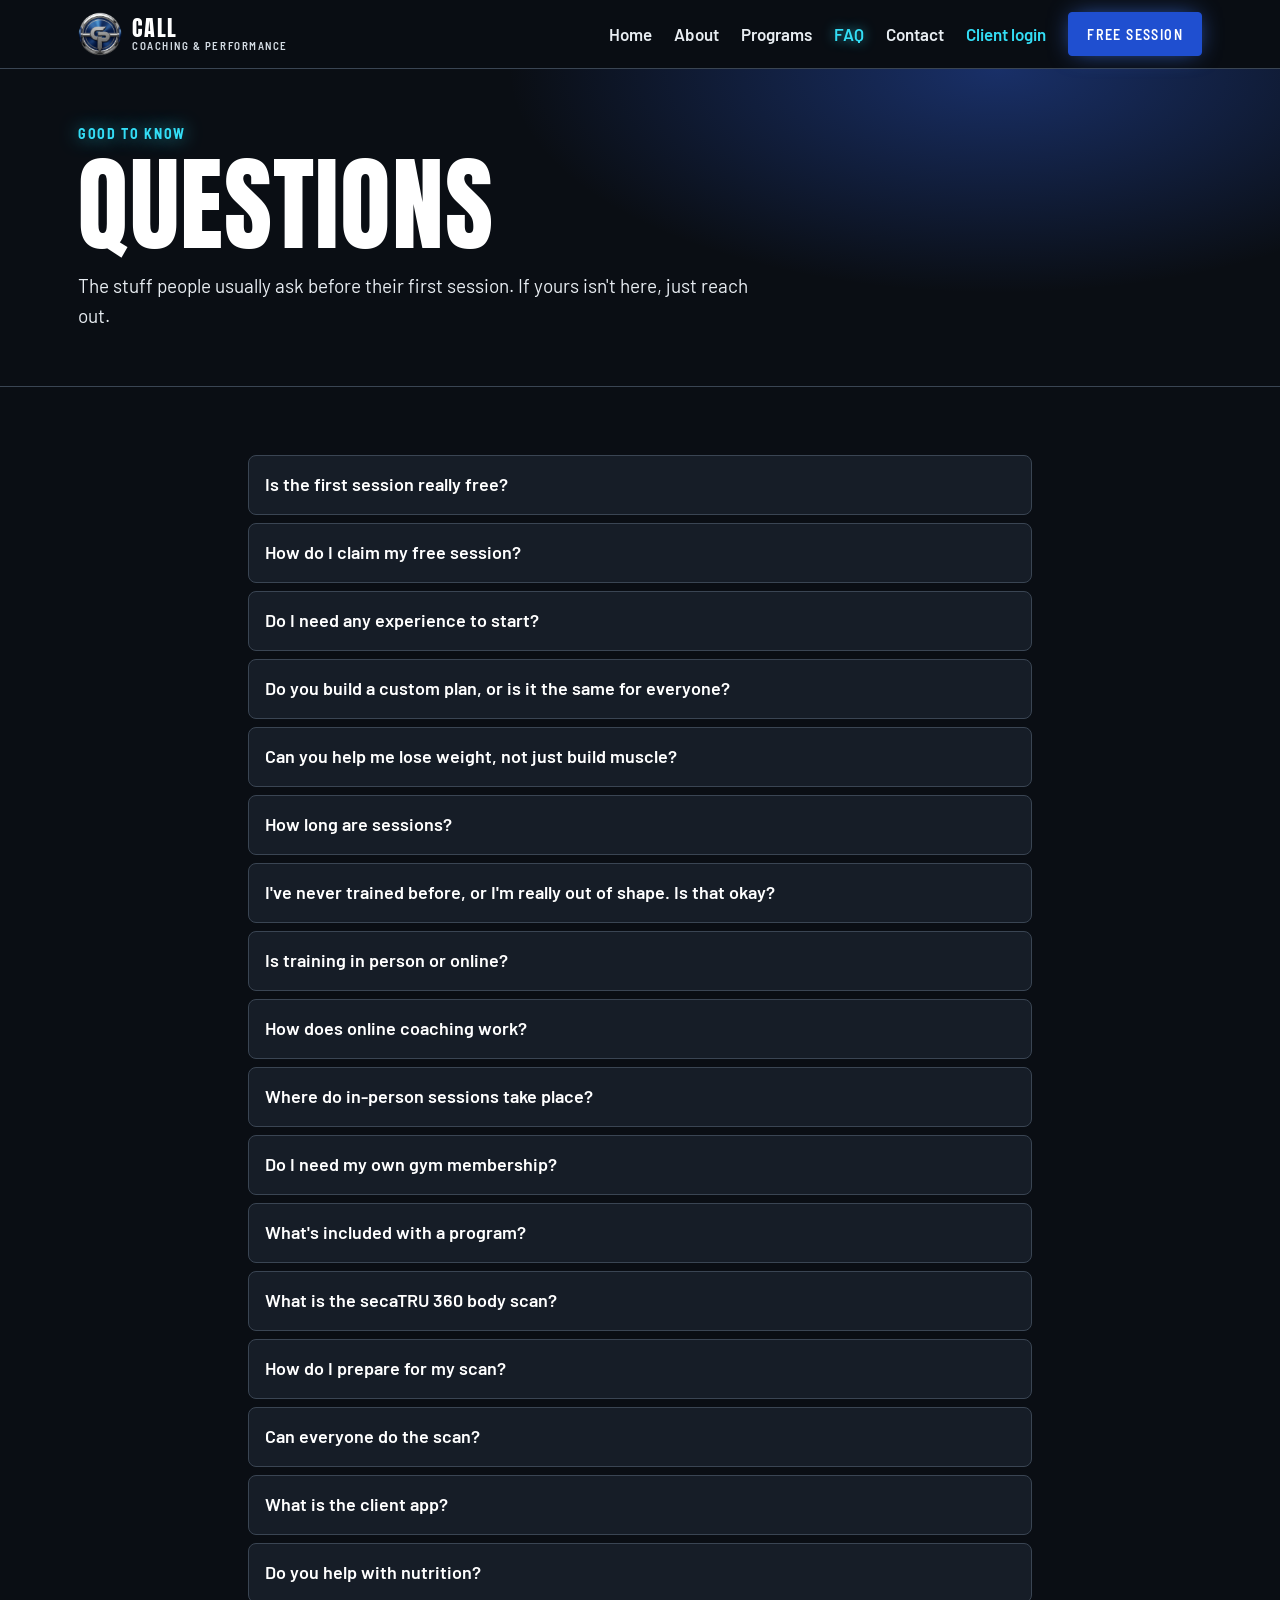
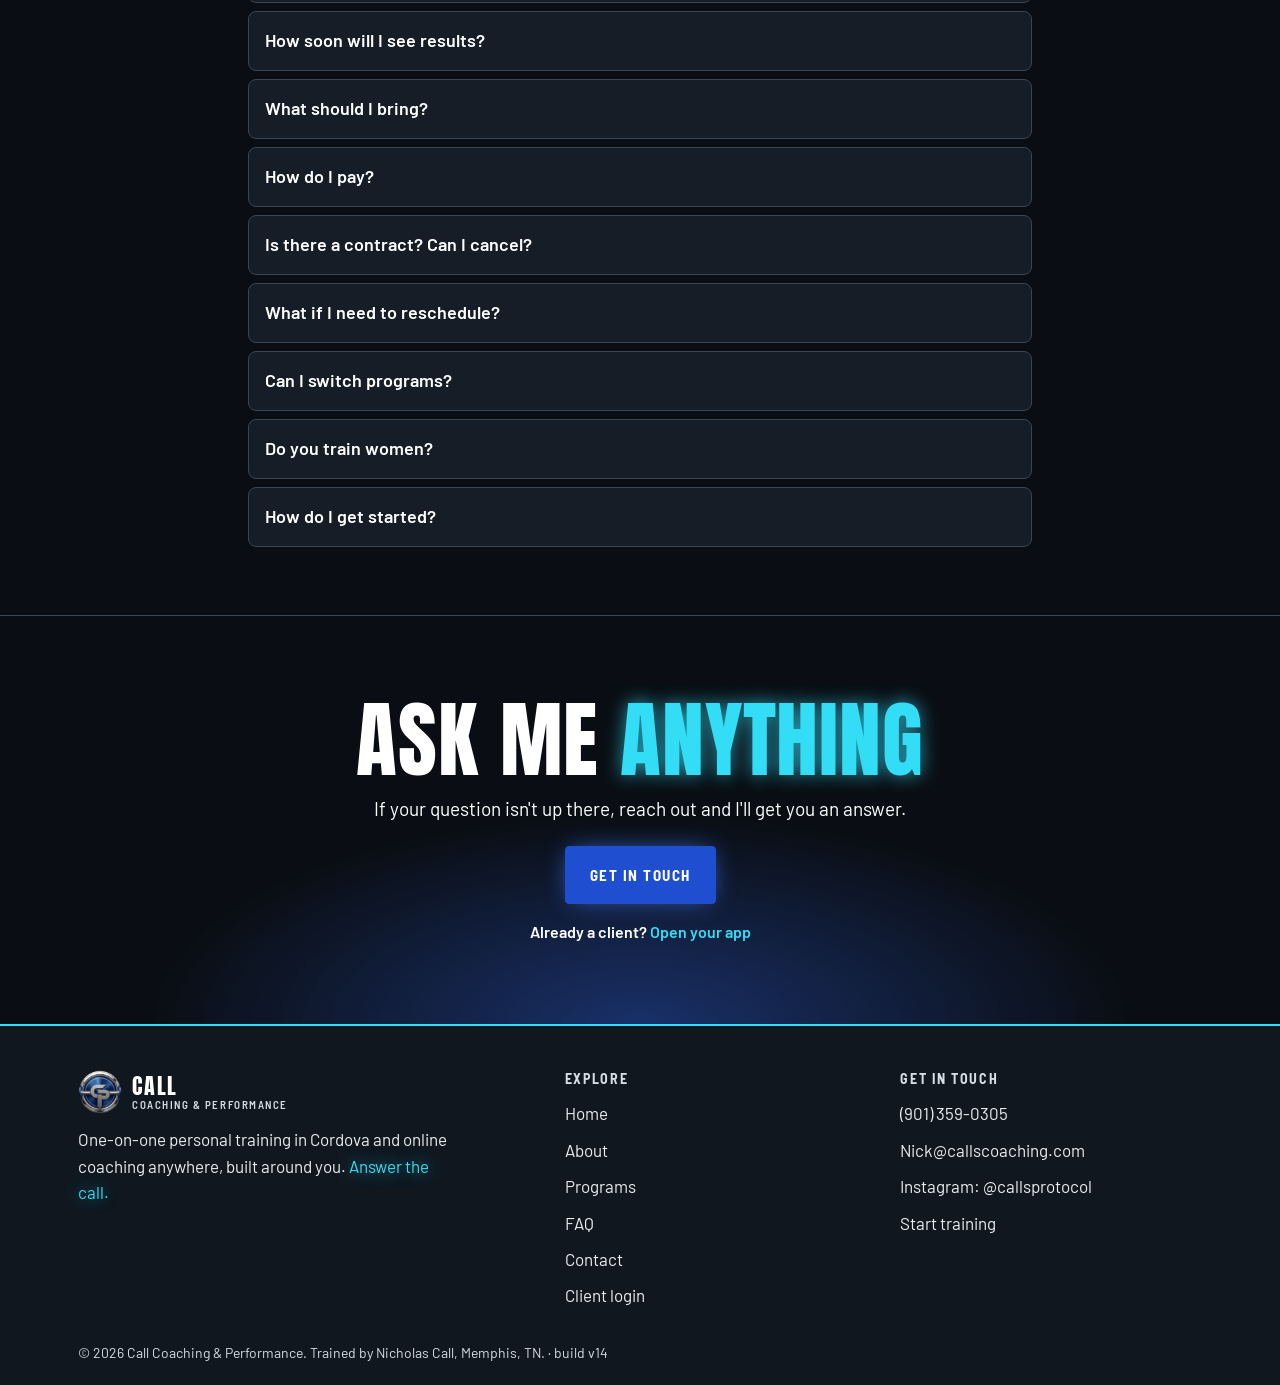
<file: faq.html>
<!doctype html>
<html lang="en">
<head>
<meta charset="utf-8">
<meta name="viewport" content="width=device-width, initial-scale=1, viewport-fit=cover">
<title>FAQ | Call Coaching &amp; Performance, Memphis Personal Trainer</title>
<meta name="description" content="Answers about training with Call Coaching &amp; Performance: free first session, in-person and online coaching, custom plans, pricing, location and more.">
<meta name="theme-color" content="#0a0e14">
<meta property="og:type" content="website">
<meta property="og:site_name" content="Call Coaching &amp; Performance">
<meta property="og:title" content="FAQ | Call Coaching &amp; Performance, Memphis Personal Trainer">
<meta property="og:description" content="Answers about training with Call Coaching &amp; Performance: free first session, in-person and online coaching, custom plans, pricing, location and more.">
<meta property="og:image" content="https://callscoaching.com/link-preview.jpg">
<meta property="og:image:secure_url" content="https://callscoaching.com/link-preview.jpg">
<meta property="og:image:type" content="image/jpeg">
<meta property="og:image:width" content="1200">
<meta property="og:image:height" content="630">
<meta property="og:image:alt" content="Call Coaching &amp; Performance logo">
<meta property="og:url" content="https://callscoaching.com/faq.html">
<meta name="twitter:card" content="summary_large_image">
<meta name="twitter:title" content="FAQ | Call Coaching &amp; Performance, Memphis Personal Trainer">
<meta name="twitter:description" content="Answers about training with Call Coaching &amp; Performance: free first session, in-person and online coaching, custom plans, pricing, location and more.">
<meta name="twitter:image" content="https://callscoaching.com/link-preview.jpg">
<link rel="canonical" href="https://callscoaching.com/faq.html">
<link rel="icon" type="image/png" href="logo.png">
<link rel="apple-touch-icon" href="logo.png">
<link rel="preconnect" href="https://fonts.googleapis.com">
<link rel="preconnect" href="https://fonts.gstatic.com" crossorigin>
<link rel="stylesheet" href="https://fonts.googleapis.com/css2?family=Anton&family=Barlow:wght@400;500;600;700&family=Barlow+Semi+Condensed:wght@500;600;700&display=swap">
<link rel="stylesheet" href="call-v14.css">
</head>
<body>
<header class="top"><div class="wrap top-in">
<a class="brand" href="index.html" aria-label="Call Coaching &amp; Performance home"><img src="logo.png" alt="" width="44" height="44"><span><b class="an">Call</b><small>Coaching &amp; Performance</small></span></a>
<button class="menu-btn" aria-expanded="false" aria-controls="menu" aria-label="Menu"><i></i><i></i><i></i></button>
<nav id="menu" aria-label="Main"><a href="index.html">Home</a><a href="about.html">About</a><a href="memberships.html">Programs</a><a href="faq.html" aria-current=page>FAQ</a><a href="contact.html">Contact</a><a class="login" href="https://app.callscoaching.com">Client login</a><a class="btn pri nav-cta" href="contact.html">Free session</a></nav>
</div></header>
<main>
<section class="pagehead"><div class="wrap"><div class="lb glow">Good to know</div><h1 class="an">Questions</h1><p>The stuff people usually ask before their first session. If yours isn't here, just reach out.</p></div></section><section class="sec"><div class="wrap faq"><details><summary>Is the first session really free?</summary><p>Yes. Your first 30-minute session is completely free, with no cost, no obligation and no awkward sales pitch. It's a chance to meet, move, and see how I coach before you commit to anything.</p></details><details><summary>How do I claim my free session?</summary><p>Text, email or fill out the form on the <a href="contact.html">contact page</a>. Tell me your goals and when you're free, and I'll get you scheduled.</p></details><details><summary>Do I need any experience to start?</summary><p>Not at all. Every plan is built around where you are right now, whether it's your first session ever or your five hundredth.</p></details><details><summary>Do you build a custom plan, or is it the same for everyone?</summary><p>Everything is built from scratch. Your plan is shaped around your body, your goals, your schedule, and what you actually enjoy doing.</p></details><details><summary>Can you help me lose weight, not just build muscle?</summary><p>Absolutely. I built myself from 100 to 150 pounds, and I've also helped plenty of people lose weight and get leaner. Whichever direction you're headed, I've coached it.</p></details><details><summary>How long are sessions?</summary><p>Monthly and Weekly sessions are a full 60 minutes. Express sessions are a focused 30 minutes for tighter schedules. The free intro session is also 30 minutes.</p></details><details><summary>I've never trained before, or I'm really out of shape. Is that okay?</summary><p>That's exactly who this is for. Everyone starts somewhere, and your plan meets you where you are today. No judgment, ever.</p></details><details><summary>Is training in person or online?</summary><p>Both. In-person coaching is one-on-one at Crunch Fitness in Cordova, where I can coach your form in real time. Online coaching works from anywhere with a custom plan, weekly check-ins and form reviews.</p></details><details><summary>How does online coaching work?</summary><p>I build your plan in your private app, you train when it fits and log your sets, and you send a weekly check-in. I review your week, reply with next steps, and adjust your plan. You can also text me videos for form checks. <a href="memberships.html#online">See the full breakdown</a>.</p></details><details><summary>Where do in-person sessions take place?</summary><p>At Crunch Fitness on Germantown Parkway in Cordova. Reach out and we'll set up your times.</p></details><details><summary>Do I need my own gym membership?</summary><p>For in-person training, yes. You'll need your own membership at Crunch Fitness Cordova. Online clients can train at the gym of their choice.</p></details><details><summary>What's included with a program?</summary><p>Every program includes a personalized strength plan, a cardio plan, mobility and flexibility guidance, a 7-day nutrition plan, your private client app, and direct access to me. In-person programs also include a secaTRU 360 body scan every 4-6 weeks.</p></details><details><summary>What is the secaTRU 360 body scan?</summary><p>It's a quick body composition scan included with in-person coaching, with a rescan every 4-6 weeks while you're on a program. We use it to look at your body fat %, muscle %, visceral fat %, water %, BMI, weight and height, set your targets, and shape your plan. It's a fitness tool, not a medical diagnosis.</p></details><details><summary>How do I prepare for my scan?</summary><p>Come rested, before you exercise. Use the restroom first, avoid drinking a lot right beforehand, and skip alcohol for 12 hours. Scanning at a similar time of day makes results easier to compare.</p></details><details><summary>Can everyone do the scan?</summary><p>No. Skip it if you have a pacemaker, another electronic implant or an under-skin glucose sensor, or if you use a device such as an infusion pump. If you're pregnant or have a cardiac arrhythmia, talk with your doctor first. Tell me before your scan, and we'll track your progress another way if needed.</p></details><details><summary>What is the client app?</summary><p>A private login where you can see your workouts, log your sets, check off meals, track your weight, and see your sessions or send your check-in. Only you and I can see your folder.</p></details><details><summary>Do you help with nutrition?</summary><p>Yes. Every program includes a 7-day nutrition plan built around you, so your training and your eating pull in the same direction from day one.</p></details><details><summary>How soon will I see results?</summary><p>With consistent training and nutrition, most people feel stronger and more energized within a few weeks, and see physical changes over the first couple of months. Results vary, and the people who follow the plan and keep showing up do best.</p></details><details><summary>What should I bring?</summary><p>Water, clothes you can move in, and shoes with decent support.</p></details><details><summary>How do I pay?</summary><p>Venmo, Cash App or Apple Cash. Payment is due before your first session or training week of the period, based on your plan, and the app reminds you when it's coming up.</p></details><details><summary>Is there a contract? Can I cancel?</summary><p>No long-term contract. It's month to month, so you stay because it's working.</p></details><details><summary>What if I need to reschedule?</summary><p>Give me at least 24 hours notice and we'll move it. Your in-person training times stay reserved for you each week.</p></details><details><summary>Can I switch programs?</summary><p>Yes. Life changes and your plan can change with it. Just let me know and we'll adjust.</p></details><details><summary>Do you train women?</summary><p>Absolutely. I coach men and women at every experience level, and every plan is built around you as an individual.</p></details><details><summary>How do I get started?</summary><p>Claim your free 30-minute session. Text or email me, and if it's a fit I'll build your plan and get you started.</p></details></div></section><script type="application/ld+json">{"@context": "https://schema.org", "@type": "FAQPage", "mainEntity": [{"@type": "Question", "name": "Is the first session really free?", "acceptedAnswer": {"@type": "Answer", "text": "Yes. Your first 30-minute session is completely free, with no cost, no obligation and no awkward sales pitch. It's a chance to meet, move, and see how I coach before you commit to anything."}}, {"@type": "Question", "name": "How do I claim my free session?", "acceptedAnswer": {"@type": "Answer", "text": "Text, email or fill out the form on the contact page. Tell me your goals and when you're free, and I'll get you scheduled."}}, {"@type": "Question", "name": "Do I need any experience to start?", "acceptedAnswer": {"@type": "Answer", "text": "Not at all. Every plan is built around where you are right now, whether it's your first session ever or your five hundredth."}}, {"@type": "Question", "name": "Do you build a custom plan, or is it the same for everyone?", "acceptedAnswer": {"@type": "Answer", "text": "Everything is built from scratch. Your plan is shaped around your body, your goals, your schedule, and what you actually enjoy doing."}}, {"@type": "Question", "name": "Can you help me lose weight, not just build muscle?", "acceptedAnswer": {"@type": "Answer", "text": "Absolutely. I built myself from 100 to 150 pounds, and I've also helped plenty of people lose weight and get leaner. Whichever direction you're headed, I've coached it."}}, {"@type": "Question", "name": "How long are sessions?", "acceptedAnswer": {"@type": "Answer", "text": "Monthly and Weekly sessions are a full 60 minutes. Express sessions are a focused 30 minutes for tighter schedules. The free intro session is also 30 minutes."}}, {"@type": "Question", "name": "I've never trained before, or I'm really out of shape. Is that okay?", "acceptedAnswer": {"@type": "Answer", "text": "That's exactly who this is for. Everyone starts somewhere, and your plan meets you where you are today. No judgment, ever."}}, {"@type": "Question", "name": "Is training in person or online?", "acceptedAnswer": {"@type": "Answer", "text": "Both. In-person coaching is one-on-one at Crunch Fitness in Cordova, where I can coach your form in real time. Online coaching works from anywhere with a custom plan, weekly check-ins and form reviews."}}, {"@type": "Question", "name": "How does online coaching work?", "acceptedAnswer": {"@type": "Answer", "text": "I build your plan in your private app, you train when it fits and log your sets, and you send a weekly check-in. I review your week, reply with next steps, and adjust your plan. You can also text me videos for form checks. See the full breakdown."}}, {"@type": "Question", "name": "Where do in-person sessions take place?", "acceptedAnswer": {"@type": "Answer", "text": "At Crunch Fitness on Germantown Parkway in Cordova. Reach out and we'll set up your times."}}, {"@type": "Question", "name": "Do I need my own gym membership?", "acceptedAnswer": {"@type": "Answer", "text": "For in-person training, yes. You'll need your own membership at Crunch Fitness Cordova. Online clients can train at the gym of their choice."}}, {"@type": "Question", "name": "What's included with a program?", "acceptedAnswer": {"@type": "Answer", "text": "Every program includes a personalized strength plan, a cardio plan, mobility and flexibility guidance, a 7-day nutrition plan, your private client app, and direct access to me. In-person programs also include a secaTRU 360 body scan every 4-6 weeks."}}, {"@type": "Question", "name": "What is the secaTRU 360 body scan?", "acceptedAnswer": {"@type": "Answer", "text": "It's a quick body composition scan included with in-person coaching, with a rescan every 4-6 weeks while you're on a program. We use it to look at your body fat %, muscle %, visceral fat %, water %, BMI, weight and height, set your targets, and shape your plan. It's a fitness tool, not a medical diagnosis."}}, {"@type": "Question", "name": "How do I prepare for my scan?", "acceptedAnswer": {"@type": "Answer", "text": "Come rested, before you exercise. Use the restroom first, avoid drinking a lot right beforehand, and skip alcohol for 12 hours. Scanning at a similar time of day makes results easier to compare."}}, {"@type": "Question", "name": "Can everyone do the scan?", "acceptedAnswer": {"@type": "Answer", "text": "No. Skip it if you have a pacemaker, another electronic implant or an under-skin glucose sensor, or if you use a device such as an infusion pump. If you're pregnant or have a cardiac arrhythmia, talk with your doctor first. Tell me before your scan, and we'll track your progress another way if needed."}}, {"@type": "Question", "name": "What is the client app?", "acceptedAnswer": {"@type": "Answer", "text": "A private login where you can see your workouts, log your sets, check off meals, track your weight, and see your sessions or send your check-in. Only you and I can see your folder."}}, {"@type": "Question", "name": "Do you help with nutrition?", "acceptedAnswer": {"@type": "Answer", "text": "Yes. Every program includes a 7-day nutrition plan built around you, so your training and your eating pull in the same direction from day one."}}, {"@type": "Question", "name": "How soon will I see results?", "acceptedAnswer": {"@type": "Answer", "text": "With consistent training and nutrition, most people feel stronger and more energized within a few weeks, and see physical changes over the first couple of months. Results vary, and the people who follow the plan and keep showing up do best."}}, {"@type": "Question", "name": "What should I bring?", "acceptedAnswer": {"@type": "Answer", "text": "Water, clothes you can move in, and shoes with decent support."}}, {"@type": "Question", "name": "How do I pay?", "acceptedAnswer": {"@type": "Answer", "text": "Venmo, Cash App or Apple Cash. Payment is due before your first session or training week of the period, based on your plan, and the app reminds you when it's coming up."}}, {"@type": "Question", "name": "Is there a contract? Can I cancel?", "acceptedAnswer": {"@type": "Answer", "text": "No long-term contract. It's month to month, so you stay because it's working."}}, {"@type": "Question", "name": "What if I need to reschedule?", "acceptedAnswer": {"@type": "Answer", "text": "Give me at least 24 hours notice and we'll move it. Your in-person training times stay reserved for you each week."}}, {"@type": "Question", "name": "Can I switch programs?", "acceptedAnswer": {"@type": "Answer", "text": "Yes. Life changes and your plan can change with it. Just let me know and we'll adjust."}}, {"@type": "Question", "name": "Do you train women?", "acceptedAnswer": {"@type": "Answer", "text": "Absolutely. I coach men and women at every experience level, and every plan is built around you as an individual."}}, {"@type": "Question", "name": "How do I get started?", "acceptedAnswer": {"@type": "Answer", "text": "Claim your free 30-minute session. Text or email me, and if it's a fit I'll build your plan and get you started."}}]}</script><section class="cta"><div class="wrap"><h2 class="an">Ask me <span class="glow">anything</span></h2><p>If your question isn't up there, reach out and I'll get you an answer.</p><a class="btn pri big" href="contact.html">Get in touch</a><p class="client-line">Already a client? <a href="https://app.callscoaching.com">Open your app</a></p></div></section>
</main>
<footer class="foot"><div class="wrap foot-in">
<div><a class="brand" href="index.html"><img src="logo.png" alt="" width="44" height="44"><span><b class="an">Call</b><small>Coaching &amp; Performance</small></span></a><p>One-on-one personal training in Cordova and online coaching anywhere, built around you. <span class="glow">Answer the call.</span></p></div>
<div><h2 class="lb">Explore</h2><a href="index.html">Home</a><a href="about.html">About</a><a href="memberships.html">Programs</a><a href="faq.html">FAQ</a><a href="contact.html">Contact</a><a href="https://app.callscoaching.com">Client login</a></div>
<div><h2 class="lb">Get in touch</h2><a href="tel:+19013590305">(901)&nbsp;359-0305</a><a href="mailto:Nick@callscoaching.com">Nick@callscoaching.com</a><a href="https://www.instagram.com/callsprotocol" target="_blank" rel="noopener">Instagram: @callsprotocol</a><a href="contact.html">Start training</a></div>
</div><div class="wrap legal">© <span id="yr">2026</span> Call Coaching &amp; Performance. Trained by Nicholas Call, Memphis, TN. · build v14</div></footer>
<script src="call-v14.js"></script>
</body>
</html>
</file>
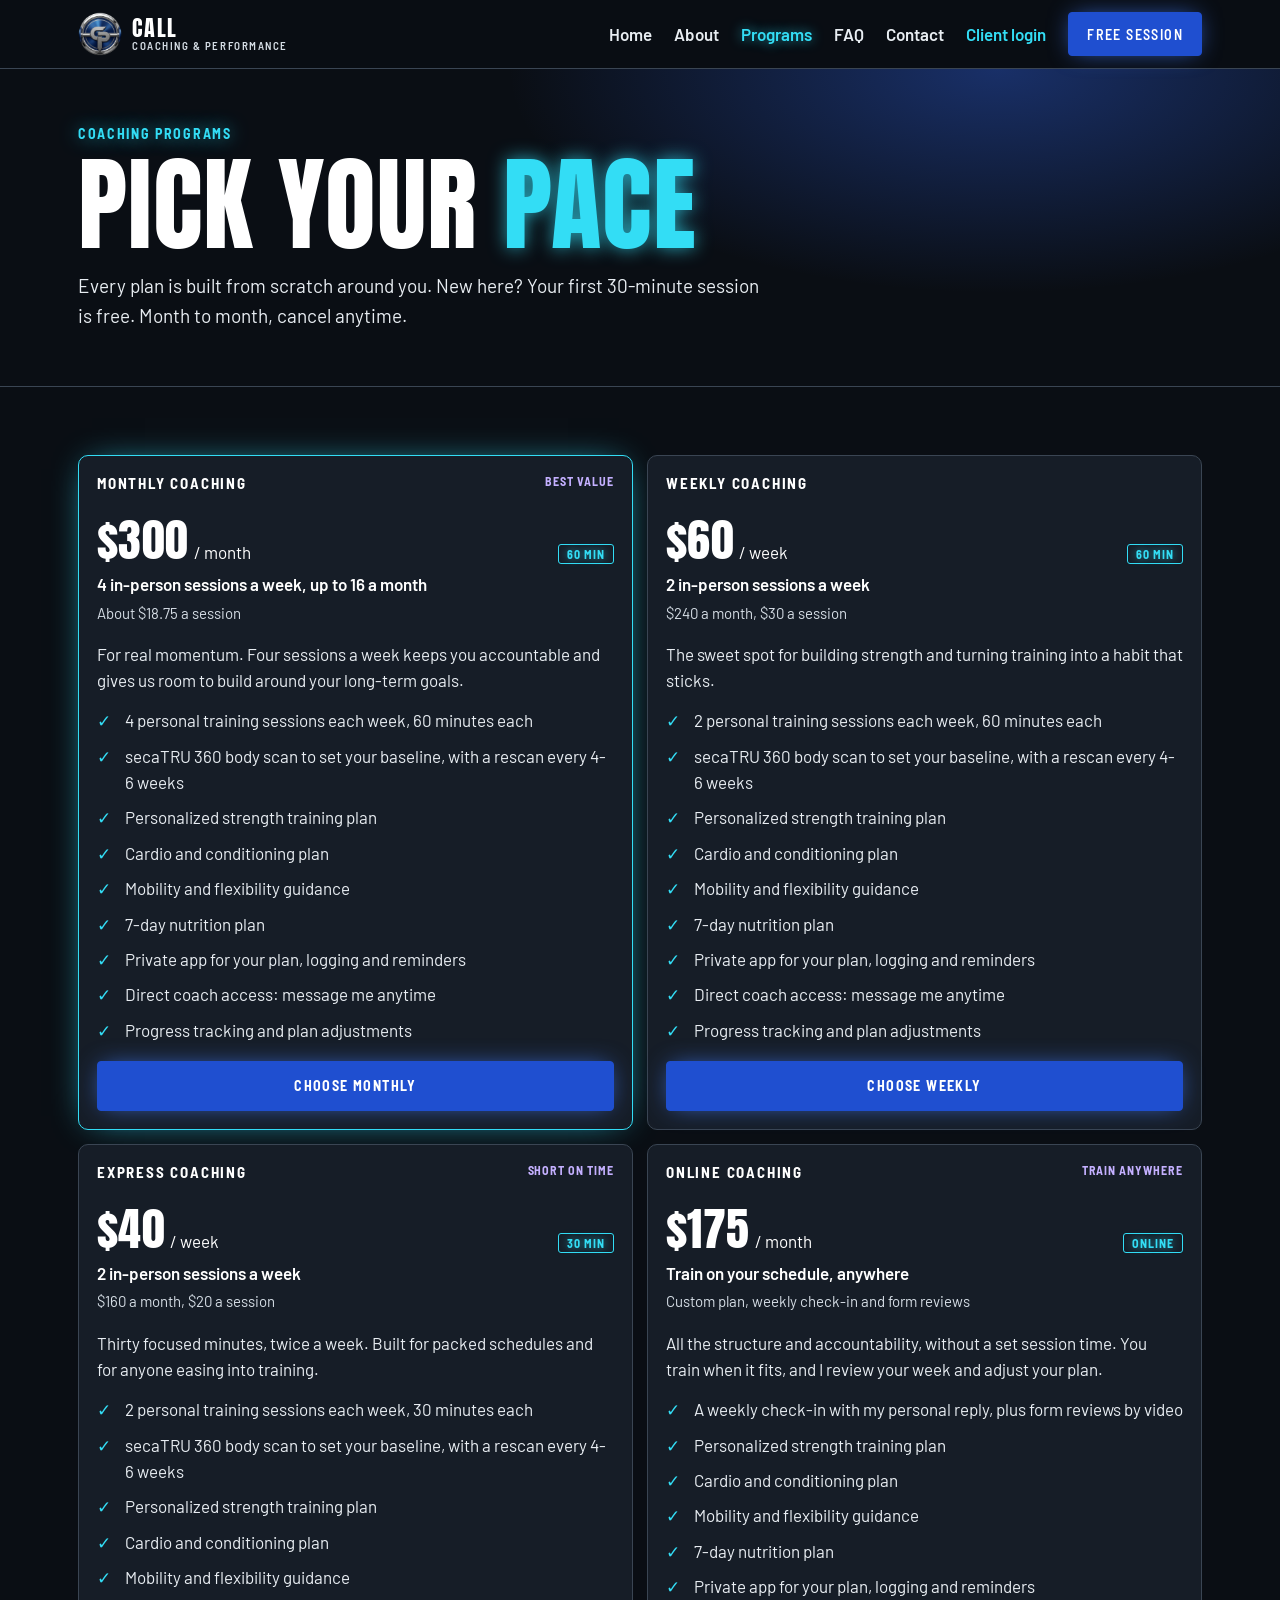
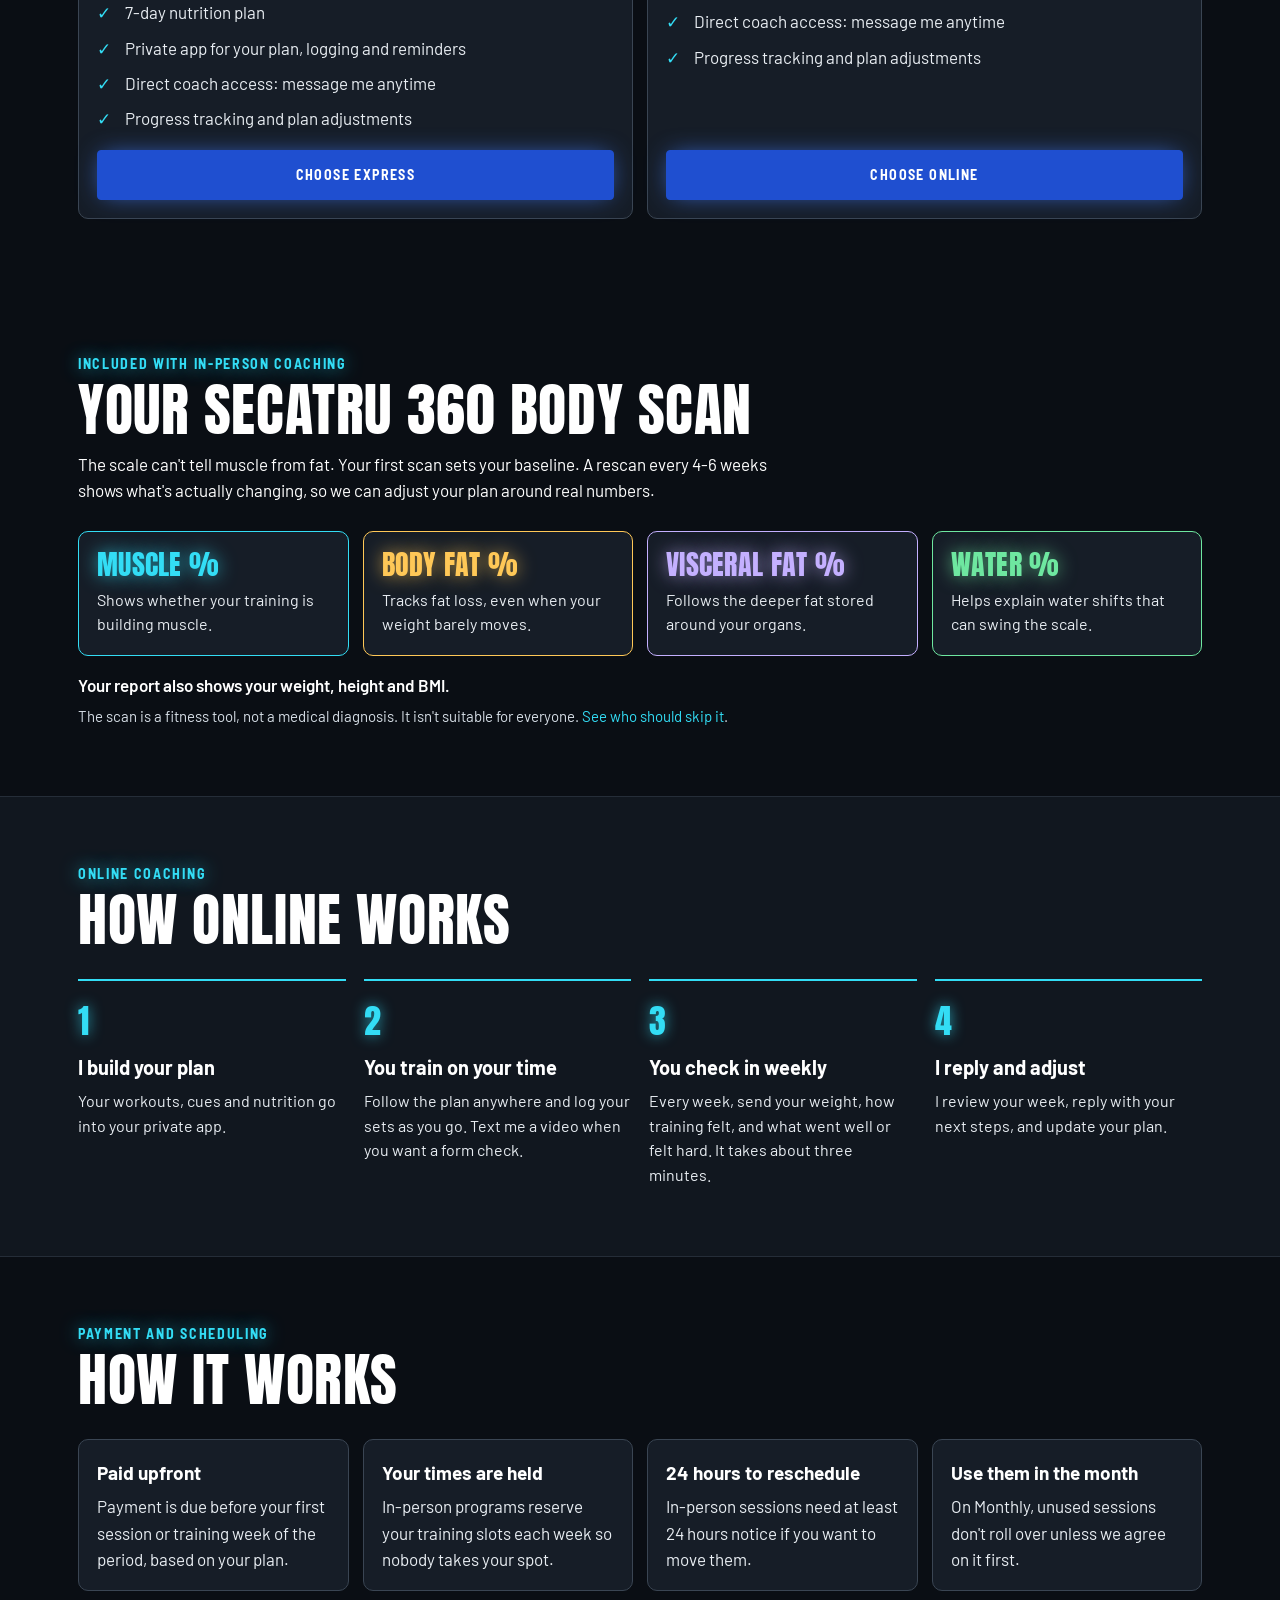
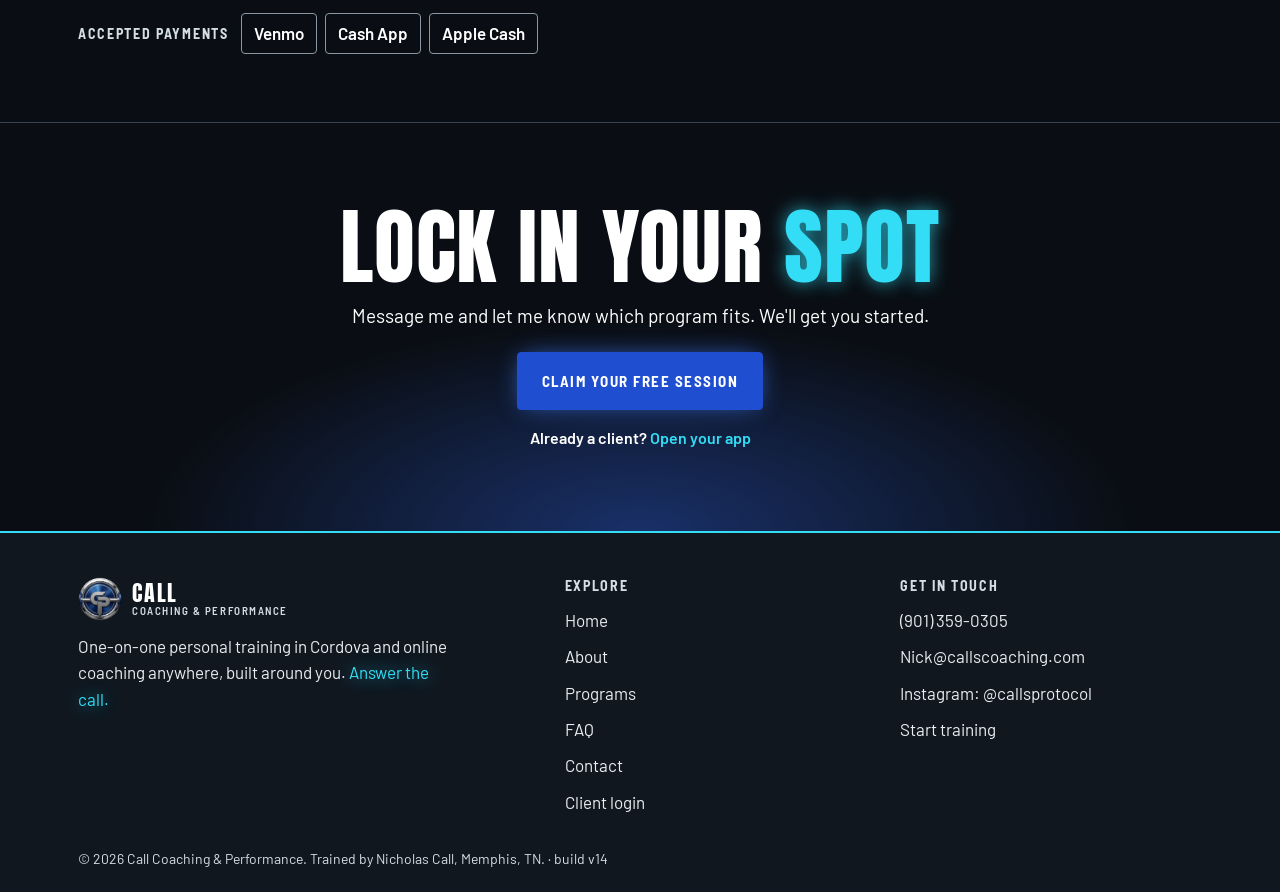
<file: memberships.html>
<!doctype html>
<html lang="en">
<head>
<meta charset="utf-8">
<meta name="viewport" content="width=device-width, initial-scale=1, viewport-fit=cover">
<title>Coaching Programs &amp; Pricing | Call Coaching &amp; Performance, Memphis, TN</title>
<meta name="description" content="In-person personal training at Crunch Fitness in Cordova and online coaching. 30- and 60-minute sessions plus custom strength, cardio, mobility and nutrition. First 30-minute session free.">
<meta name="theme-color" content="#0a0e14">
<meta property="og:type" content="website">
<meta property="og:site_name" content="Call Coaching &amp; Performance">
<meta property="og:title" content="Coaching Programs &amp; Pricing | Call Coaching &amp; Performance, Memphis, TN">
<meta property="og:description" content="In-person personal training at Crunch Fitness in Cordova and online coaching. 30- and 60-minute sessions plus custom strength, cardio, mobility and nutrition. First 30-minute session free.">
<meta property="og:image" content="https://callscoaching.com/link-preview.jpg">
<meta property="og:image:secure_url" content="https://callscoaching.com/link-preview.jpg">
<meta property="og:image:type" content="image/jpeg">
<meta property="og:image:width" content="1200">
<meta property="og:image:height" content="630">
<meta property="og:image:alt" content="Call Coaching &amp; Performance logo">
<meta property="og:url" content="https://callscoaching.com/memberships.html">
<meta name="twitter:card" content="summary_large_image">
<meta name="twitter:title" content="Coaching Programs &amp; Pricing | Call Coaching &amp; Performance, Memphis, TN">
<meta name="twitter:description" content="In-person personal training at Crunch Fitness in Cordova and online coaching. 30- and 60-minute sessions plus custom strength, cardio, mobility and nutrition. First 30-minute session free.">
<meta name="twitter:image" content="https://callscoaching.com/link-preview.jpg">
<link rel="canonical" href="https://callscoaching.com/memberships.html">
<link rel="icon" type="image/png" href="logo.png">
<link rel="apple-touch-icon" href="logo.png">
<link rel="preconnect" href="https://fonts.googleapis.com">
<link rel="preconnect" href="https://fonts.gstatic.com" crossorigin>
<link rel="stylesheet" href="https://fonts.googleapis.com/css2?family=Anton&family=Barlow:wght@400;500;600;700&family=Barlow+Semi+Condensed:wght@500;600;700&display=swap">
<link rel="stylesheet" href="call-v14.css">
</head>
<body>
<header class="top"><div class="wrap top-in">
<a class="brand" href="index.html" aria-label="Call Coaching &amp; Performance home"><img src="logo.png" alt="" width="44" height="44"><span><b class="an">Call</b><small>Coaching &amp; Performance</small></span></a>
<button class="menu-btn" aria-expanded="false" aria-controls="menu" aria-label="Menu"><i></i><i></i><i></i></button>
<nav id="menu" aria-label="Main"><a href="index.html">Home</a><a href="about.html">About</a><a href="memberships.html" aria-current=page>Programs</a><a href="faq.html">FAQ</a><a href="contact.html">Contact</a><a class="login" href="https://app.callscoaching.com">Client login</a><a class="btn pri nav-cta" href="contact.html">Free session</a></nav>
</div></header>
<main>
<section class="pagehead"><div class="wrap"><div class="lb glow">Coaching programs</div><h1 class="an">Pick your <span class="glow">pace</span></h1><p>Every plan is built from scratch around you. New here? Your first 30-minute session is free. Month to month, cancel anytime.</p></div></section>
<section class="sec"><div class="wrap progs fulls"><article class="prog full best" id="monthly"><div class="prog-top"><h2 class="lb">Monthly coaching</h2><span class="tag">Best value</span></div><div class="price"><b class="an">$300</b><span>/ month</span><span class="len">60 min</span></div><p class="s">4 in-person sessions a week, up to 16 a month</p><p class="mut">About $18.75 a session</p><p>For real momentum. Four sessions a week keeps you accountable and gives us room to build around your long-term goals.</p><ul class="ticks"><li>4 personal training sessions each week, 60 minutes each</li><li>secaTRU 360 body scan to set your baseline, with a rescan every 4-6 weeks</li><li>Personalized strength training plan</li><li>Cardio and conditioning plan</li><li>Mobility and flexibility guidance</li><li>7-day nutrition plan</li><li>Private app for your plan, logging and reminders</li><li>Direct coach access: message me anytime</li><li>Progress tracking and plan adjustments</li></ul><a class="btn pri" href="contact.html?plan=monthly">Choose monthly</a></article><article class="prog full" id="weekly"><div class="prog-top"><h2 class="lb">Weekly coaching</h2></div><div class="price"><b class="an">$60</b><span>/ week</span><span class="len">60 min</span></div><p class="s">2 in-person sessions a week</p><p class="mut">$240 a month, $30 a session</p><p>The sweet spot for building strength and turning training into a habit that sticks.</p><ul class="ticks"><li>2 personal training sessions each week, 60 minutes each</li><li>secaTRU 360 body scan to set your baseline, with a rescan every 4-6 weeks</li><li>Personalized strength training plan</li><li>Cardio and conditioning plan</li><li>Mobility and flexibility guidance</li><li>7-day nutrition plan</li><li>Private app for your plan, logging and reminders</li><li>Direct coach access: message me anytime</li><li>Progress tracking and plan adjustments</li></ul><a class="btn pri" href="contact.html?plan=weekly">Choose weekly</a></article><article class="prog full" id="express"><div class="prog-top"><h2 class="lb">Express coaching</h2><span class="tag">Short on time</span></div><div class="price"><b class="an">$40</b><span>/ week</span><span class="len">30 min</span></div><p class="s">2 in-person sessions a week</p><p class="mut">$160 a month, $20 a session</p><p>Thirty focused minutes, twice a week. Built for packed schedules and for anyone easing into training.</p><ul class="ticks"><li>2 personal training sessions each week, 30 minutes each</li><li>secaTRU 360 body scan to set your baseline, with a rescan every 4-6 weeks</li><li>Personalized strength training plan</li><li>Cardio and conditioning plan</li><li>Mobility and flexibility guidance</li><li>7-day nutrition plan</li><li>Private app for your plan, logging and reminders</li><li>Direct coach access: message me anytime</li><li>Progress tracking and plan adjustments</li></ul><a class="btn pri" href="contact.html?plan=express">Choose express</a></article><article class="prog full" id="online"><div class="prog-top"><h2 class="lb">Online coaching</h2><span class="tag">Train anywhere</span></div><div class="price"><b class="an">$175</b><span>/ month</span><span class="len">Online</span></div><p class="s">Train on your schedule, anywhere</p><p class="mut">Custom plan, weekly check-in and form reviews</p><p>All the structure and accountability, without a set session time. You train when it fits, and I review your week and adjust your plan.</p><ul class="ticks"><li>A weekly check-in with my personal reply, plus form reviews by video</li><li>Personalized strength training plan</li><li>Cardio and conditioning plan</li><li>Mobility and flexibility guidance</li><li>7-day nutrition plan</li><li>Private app for your plan, logging and reminders</li><li>Direct coach access: message me anytime</li><li>Progress tracking and plan adjustments</li></ul><a class="btn pri" href="contact.html?plan=online">Choose online</a></article></div></section>
<section class="sec scanbox"><div class="wrap"><div class="sh"><div class="lb glow">Included with in-person coaching</div><h2 class="an">Your secaTRU 360 body scan</h2><p>The scale can't tell muscle from fat. Your first scan sets your baseline. A rescan every 4-6 weeks shows what's actually changing, so we can adjust your plan around real numbers.</p></div>
<div class="targets"><article style="--c:var(--cyan)"><h3 class="an glow">Muscle %</h3><p>Shows whether your training is building muscle.</p></article><article style="--c:var(--amber)"><h3 class="an glow">Body fat %</h3><p>Tracks fat loss, even when your weight barely moves.</p></article><article style="--c:var(--violet)"><h3 class="an glow">Visceral fat %</h3><p>Follows the deeper fat stored around your organs.</p></article><article style="--c:var(--green)"><h3 class="an glow">Water %</h3><p>Helps explain water shifts that can swing the scale.</p></article></div><p class="scan-also">Your report also shows your weight, height and BMI.</p><p class="mut scan-note">The scan is a fitness tool, not a medical diagnosis. It isn't suitable for everyone. <a href="faq.html">See who should skip it</a>.</p></div></section>
<section class="sec alt"><div class="wrap"><div class="sh"><div class="lb glow">Online coaching</div><h2 class="an">How online works</h2></div>
<ol class="steps"><li><h3>I build your plan</h3><p>Your workouts, cues and nutrition go into your private app.</p></li><li><h3>You train on your time</h3><p>Follow the plan anywhere and log your sets as you go. Text me a video when you want a form check.</p></li><li><h3>You check in weekly</h3><p>Every week, send your weight, how training felt, and what went well or felt hard. It takes about three minutes.</p></li><li><h3>I reply and adjust</h3><p>I review your week, reply with your next steps, and update your plan.</p></li></ol></div></section>
<section class="sec"><div class="wrap"><div class="sh"><div class="lb glow">Payment and scheduling</div><h2 class="an">How it works</h2></div>
<div class="tiles rules"><div><b>Paid upfront</b><span>Payment is due before your first session or training week of the period, based on your plan.</span></div><div><b>Your times are held</b><span>In-person programs reserve your training slots each week so nobody takes your spot.</span></div><div><b>24 hours to reschedule</b><span>In-person sessions need at least 24 hours notice if you want to move them.</span></div><div><b>Use them in the month</b><span>On Monthly, unused sessions don't roll over unless we agree on it first.</span></div></div>
<div class="pay"><div class="lb">Accepted payments</div><div><span>Venmo</span><span>Cash App</span><span>Apple Cash</span></div></div></div></section>
<section class="cta"><div class="wrap"><h2 class="an">Lock in your <span class="glow">spot</span></h2><p>Message me and let me know which program fits. We'll get you started.</p><a class="btn pri big" href="contact.html">Claim your free session</a><p class="client-line">Already a client? <a href="https://app.callscoaching.com">Open your app</a></p></div></section>
</main>
<footer class="foot"><div class="wrap foot-in">
<div><a class="brand" href="index.html"><img src="logo.png" alt="" width="44" height="44"><span><b class="an">Call</b><small>Coaching &amp; Performance</small></span></a><p>One-on-one personal training in Cordova and online coaching anywhere, built around you. <span class="glow">Answer the call.</span></p></div>
<div><h2 class="lb">Explore</h2><a href="index.html">Home</a><a href="about.html">About</a><a href="memberships.html">Programs</a><a href="faq.html">FAQ</a><a href="contact.html">Contact</a><a href="https://app.callscoaching.com">Client login</a></div>
<div><h2 class="lb">Get in touch</h2><a href="tel:+19013590305">(901)&nbsp;359-0305</a><a href="mailto:Nick@callscoaching.com">Nick@callscoaching.com</a><a href="https://www.instagram.com/callsprotocol" target="_blank" rel="noopener">Instagram: @callsprotocol</a><a href="contact.html">Start training</a></div>
</div><div class="wrap legal">© <span id="yr">2026</span> Call Coaching &amp; Performance. Trained by Nicholas Call, Memphis, TN. · build v14</div></footer>
<script src="call-v14.js"></script>
</body>
</html>
</file>
<file: call-v14.css>
:root{--bg:#0a0e14;--panel:#161d27;--panel2:#11171f;--line:#3a4553;--fg:#fff;--soft:#e8edf2;--dim:#d5dde5;--blue:#1f4fd0;--cyan:#33ddf5;--green:#6ee7a0;--amber:#ffc857;--violet:#c4b0ff;--c:var(--cyan);--d:'Anton',Impact,'Arial Narrow',sans-serif;--b:'Barlow',system-ui,sans-serif;--l:'Barlow Semi Condensed','Arial Narrow',sans-serif;color-scheme:dark}
*{box-sizing:border-box}html{scroll-behavior:smooth;-webkit-text-size-adjust:100%}body{margin:0;background:var(--bg);color:var(--fg);font:17px/1.55 var(--b)}img{display:block;max-width:100%;height:auto}a{color:var(--cyan);text-decoration:none}p{margin:0}h1,h2,h3,ul,ol,figure,blockquote,dl,dd{margin:0;padding:0}li{list-style:none}
:focus-visible{outline:2px solid var(--cyan);outline-offset:3px}
.wrap{width:100%;max-width:1160px;margin:0 auto;padding-left:max(18px,env(safe-area-inset-left,0px));padding-right:max(18px,env(safe-area-inset-right,0px))}
.an{font-family:var(--d);font-weight:400;text-transform:uppercase;letter-spacing:.01em;line-height:1.05;text-wrap:balance}
.lb{font:700 14px var(--l);text-transform:uppercase;letter-spacing:.12em;color:var(--dim)}
.glow{color:var(--c);text-shadow:0 0 18px color-mix(in srgb,var(--c) 70%,transparent)}.mut{color:var(--dim);font-size:15px}
.btn{display:inline-flex;align-items:center;justify-content:center;min-height:50px;padding:8px 18px;border-radius:4px;border:1.5px solid var(--fg);background:none;color:var(--fg);font:700 14px var(--l);text-transform:uppercase;letter-spacing:.1em;text-align:center;cursor:pointer;transition:box-shadow .15s,transform .15s}.btn:hover{box-shadow:0 0 18px -3px var(--cyan);transform:translateY(-1px)}.btn.pri{background:var(--blue);border-color:var(--blue);color:#fff;box-shadow:0 0 24px -6px #3b6fe0}.btn.big{min-height:58px;font-size:15px;padding-inline:24px}
.top{position:sticky;top:env(safe-area-inset-top,0px);z-index:20;background:rgba(10,14,20,.94);backdrop-filter:blur(8px);border-bottom:1px solid var(--line)}body::before{content:"";position:fixed;inset:0 0 auto;height:env(safe-area-inset-top,0px);z-index:30;background:var(--bg)}
.top-in{display:flex;align-items:center;justify-content:space-between;gap:16px;min-height:68px}.brand{display:flex;align-items:center;gap:10px;color:#fff}.brand b{display:block;font-size:22px;letter-spacing:.08em}.brand small{display:block;font:600 11px var(--l);text-transform:uppercase;letter-spacing:.14em;color:var(--dim)}
#menu{display:flex;align-items:center;gap:22px}#menu a{color:var(--soft);font-weight:600}#menu a[aria-current]{color:var(--cyan);text-shadow:0 0 12px rgba(51,221,245,.7)}#menu a:hover{color:#fff}#menu .btn{color:#fff;min-height:44px}#menu .login{color:var(--cyan)}
.menu-btn{display:none;width:48px;height:48px;background:none;border:0;padding:12px;cursor:pointer;flex-direction:column;justify-content:center;gap:5px}.menu-btn i{display:block;height:2px;background:#fff}
.hero{background:radial-gradient(700px 480px at 78% 12%,rgba(47,98,230,.42),transparent 70%);border-bottom:1px solid var(--line)}.hero-in{display:grid;grid-template-columns:minmax(0,1.15fr) minmax(0,.85fr);gap:48px;align-items:center;padding-block:64px}.hero h1{font-size:clamp(68px,10.5vw,132px);line-height:.98;margin:12px 0 20px}.hero p{font-size:19px;max-width:60ch}.hero-btns{display:flex;flex-wrap:wrap;gap:12px;margin:24px 0 12px}.client-line{margin:12px 0 24px;font-size:16px;font-weight:600}.cta .client-line{margin:16px 0 0;font-size:16px}
.hero-pic img{width:100%;max-width:480px;margin:0 auto;filter:drop-shadow(0 0 34px rgba(51,221,245,.32))}
.stats{display:grid;grid-template-columns:repeat(3,minmax(0,1fr));gap:18px;border-top:1px solid var(--line);padding-top:18px}.stats dt{font-size:30px}.stats dd{color:var(--dim);font-size:14px;line-height:1.3;margin-top:4px}
.sec{padding-block:68px}.sec.alt{background:var(--panel2);border-block:1px solid #252d38}.sh{max-width:720px;margin-bottom:28px}.sh h2,.split h2{font-size:clamp(38px,5vw,58px);margin:8px 0 10px}.lead{font-size:20px;color:var(--soft)}
.split{display:grid;grid-template-columns:minmax(0,1fr) minmax(0,1fr);gap:48px;align-items:start}.stack{display:grid;gap:14px;min-width:0}
.steps{display:grid;grid-template-columns:repeat(4,minmax(0,1fr));gap:18px;counter-reset:s}.steps li{counter-increment:s;border-top:2px solid var(--cyan);padding-top:14px}.steps li::before{content:counter(s);display:block;font:400 34px var(--d);color:var(--cyan);text-shadow:0 0 14px rgba(51,221,245,.7)}.steps h3{font-size:20px;margin:6px 0}.steps p{color:var(--soft);font-size:16px}
.ticks{display:grid;gap:9px;margin:14px 0}.ticks li{position:relative;padding-left:28px;color:var(--soft)}.ticks li::before{content:"✓";position:absolute;left:0;top:0;color:var(--cyan);font-weight:800}.ticks.big{margin:0;gap:14px}.ticks.big li{font-size:19px;font-weight:500;color:#fff}
.pillars{display:grid;grid-template-columns:repeat(4,minmax(0,1fr));gap:14px}.pillars article{background:var(--panel2);border:1.5px solid var(--c);border-radius:10px;padding:20px}.pillars h3{font-size:36px;margin:6px 0 8px}.pillars p{color:var(--soft);font-size:16px}
.progs{display:grid;grid-template-columns:repeat(4,minmax(0,1fr));gap:14px;align-items:stretch}.prog{display:flex;flex-direction:column;background:var(--panel);border:1px solid var(--line);border-radius:10px;padding:18px;min-width:0;scroll-margin-top:90px}.prog.best{border:1.5px solid var(--cyan);box-shadow:0 0 34px -14px var(--cyan)}.prog-top{display:flex;justify-content:space-between;gap:8px;min-height:38px;align-items:flex-start}.prog h2,.prog h3{color:#fff;font-size:15px}.tag{font:700 12px var(--l);text-transform:uppercase;letter-spacing:.08em;color:var(--violet);text-align:right}.price{display:flex;align-items:baseline;gap:5px;flex-wrap:wrap;margin:4px 0 8px}.price b{font-size:46px}.len{margin-left:auto;padding:2px 8px;border:1.5px solid var(--cyan);border-radius:3px;font:700 12px var(--l);text-transform:uppercase;letter-spacing:.08em;color:var(--cyan);text-shadow:0 0 10px rgba(51,221,245,.7);white-space:nowrap}.prog .s{font-weight:600;line-height:1.3;margin-bottom:6px}.prog .btn{margin-top:auto}.prog>.mut{margin-bottom:16px}
.fulls{grid-template-columns:repeat(2,minmax(0,1fr))}.prog.full p:not(.s):not(.mut){color:var(--soft)}.prog.full .btn{margin-top:auto}.prog.full ul{margin-bottom:18px}
.scan{color:var(--cyan);font-weight:700;font-size:15px;line-height:1.3;margin-bottom:6px}.targets{display:grid;grid-template-columns:repeat(4,minmax(0,1fr));gap:14px}.targets article{background:var(--panel);border:1.5px solid var(--c);border-radius:10px;padding:18px}.targets h3{font-size:28px;margin-bottom:8px}.targets p{color:var(--soft);font-size:16px}.scan-also{margin-top:16px;font-weight:600}.scan-note{margin-top:6px}.app .phones{display:grid;grid-template-columns:repeat(2,minmax(0,1fr));gap:14px;max-width:520px;margin-left:auto}.phones img{border-radius:18px;border:1.5px solid var(--line);box-shadow:0 0 34px -18px var(--cyan)}.phones figcaption{grid-column:1/-1;text-align:center;color:var(--dim);font-size:14px}
.ba{display:grid;grid-template-columns:repeat(2,minmax(0,1fr));gap:10px}.ba div{position:relative}.ba img{width:100%;aspect-ratio:4/5;object-fit:cover;border-radius:8px;border:1px solid var(--line)}.ba figcaption{position:absolute;left:8px;top:8px;background:rgba(10,14,20,.85);padding:2px 8px;border-radius:3px}.quote .an{font-size:clamp(38px,5vw,56px);margin-bottom:14px}.quote p{font-size:19px;color:var(--soft)}.quote footer{margin:12px 0;font-weight:700}.quote .mut{font-size:14px}.bigstat{font-size:42px}
.ig{display:grid;grid-template-columns:repeat(3,minmax(0,1fr));gap:10px}.ig img{width:100%;aspect-ratio:1;object-fit:cover;border-radius:8px}.ig-btn{margin-top:16px}
.motd{padding-block:64px;border-block:1px solid var(--line);text-align:center;background:radial-gradient(600px 240px at 50% 50%,rgba(47,98,230,.3),transparent 70%)}.motd blockquote{font-size:clamp(30px,4.6vw,52px);max-width:22ch;margin:14px auto}
.cta{padding-block:80px;text-align:center;background:radial-gradient(700px 300px at 50% 100%,rgba(47,98,230,.4),transparent 70%);border-top:1px solid var(--line)}.cta h2{font-size:clamp(46px,7vw,84px);margin-bottom:10px}.cta p{font-size:19px;margin-bottom:22px}
.pagehead{padding-block:56px;background:radial-gradient(700px 320px at 78% 0,rgba(47,98,230,.4),transparent 70%);border-bottom:1px solid var(--line)}.pagehead h1{font-size:clamp(56px,9vw,104px);margin:8px 0 12px}.pagehead p{font-size:19px;max-width:62ch;color:var(--soft)}
.prose{display:grid;gap:18px}.prose p{max-width:65ch;color:var(--soft)}
.tiles{display:grid;grid-template-columns:repeat(3,minmax(0,1fr));gap:14px}.tiles>div{background:var(--panel);border:1px solid var(--line);border-radius:10px;padding:18px}.tiles b{display:block;font-size:30px;margin-bottom:6px}.tiles span{color:var(--soft)}.rules{grid-template-columns:repeat(4,minmax(0,1fr))}.rules b{font-size:19px}
.fit{display:grid;grid-template-columns:repeat(4,minmax(0,1fr));gap:14px}.fit article{border-top:2px solid var(--cyan);padding-top:12px}.fit b{display:block;font-size:20px;margin:4px 0}.fit p{color:var(--soft);font-size:16px}
.pay{display:flex;flex-wrap:wrap;gap:12px;align-items:center;margin-top:22px}.pay>div:last-child{display:flex;flex-wrap:wrap;gap:8px}.pay span{padding:6px 12px;border:1px solid #8a97a4;border-radius:4px;font-weight:600}
.faq{max-width:820px;display:grid;gap:8px}details{background:var(--panel);border:1px solid var(--line);border-radius:8px;padding:0 16px}summary{min-height:58px;display:flex;align-items:center;font-weight:600;font-size:18px;cursor:pointer;padding-block:10px}details[open]{border-color:var(--cyan)}details p{padding-bottom:16px;color:var(--soft)}
.card{background:var(--panel);border:1px solid var(--line);border-radius:10px;padding:20px;min-width:0}form label{display:block;font-weight:600;font-size:15px}input,select,textarea{display:block;width:100%;margin-top:5px;min-height:50px;padding:0 12px;font:400 16px var(--b);color:#fff;background:var(--bg);border:1px solid #8a97a4;border-radius:6px}textarea{padding-block:10px;resize:vertical}::placeholder{color:#8a97a4}.two{display:grid;grid-template-columns:repeat(2,minmax(0,1fr));gap:12px}.hp{position:absolute!important;left:-9999px;width:1px;height:1px;opacity:0}.status:empty{display:none}.status{font-weight:600;color:var(--green)}.status.err{color:var(--amber)}
.contact h2{font-size:42px}.contact-row{display:block;background:var(--panel);border:1px solid var(--line);border-radius:8px;padding:12px 16px;color:#fff}.contact-row b{display:block;font-size:19px;overflow-wrap:anywhere}.contact-row:hover{border-color:var(--cyan)}
.foot{border-top:2px solid var(--cyan);padding-block:44px 22px;background:var(--panel2)}.foot-in{display:grid;grid-template-columns:1.5fr 1fr 1fr;gap:34px}.foot p{margin-top:12px;color:var(--soft);max-width:38ch}.foot h2{margin-bottom:8px}.foot-in>div>a:not(.brand){display:block;padding:5px 0;color:var(--soft)}.legal{margin-top:28px;color:var(--dim);font-size:14px}
@media(max-width:960px){.menu-btn{display:flex}#menu{display:none;position:absolute;left:0;right:0;top:100%;flex-direction:column;align-items:stretch;gap:0;background:var(--bg);border-bottom:2px solid var(--cyan);padding:8px max(18px,env(safe-area-inset-right,0px)) 16px max(18px,env(safe-area-inset-left,0px))}#menu.open{display:flex}#menu a:not(.btn){display:flex;align-items:center;min-height:50px;border-bottom:1px solid var(--line)}#menu .btn{margin-top:12px;min-height:52px}.top-in{position:relative}.steps,.pillars,.progs,.rules,.fit,.targets{grid-template-columns:repeat(2,minmax(0,1fr))}.hero-in{gap:32px}.fulls{grid-template-columns:minmax(0,1fr)}}
@media(max-width:760px){.hero-in,.split,.foot-in{grid-template-columns:minmax(0,1fr)}.hero-in{padding-block:36px}.hero-pic{order:-1}.hero-pic img{max-width:230px}.sec{padding-block:50px}.stats dt{font-size:21px}.scan{color:var(--cyan);font-weight:700;font-size:15px;line-height:1.3;margin-bottom:6px}.targets{display:grid;grid-template-columns:repeat(4,minmax(0,1fr));gap:14px}.targets article{background:var(--panel);border:1.5px solid var(--c);border-radius:10px;padding:18px}.targets h3{font-size:28px;margin-bottom:8px}.targets p{color:var(--soft);font-size:16px}.scan-also{margin-top:16px;font-weight:600}.scan-note{margin-top:6px}.app .phones{margin:0 auto}.tiles{grid-template-columns:minmax(0,1fr)}}
@media(max-width:520px){.steps,.pillars,.progs,.rules,.fit,.two,.targets{grid-template-columns:minmax(0,1fr)}.hero-btns .btn{width:100%}.stats{gap:10px}.stats dd{font-size:13px}.prog-top{min-height:0}.hero p{font-size:18px}}
@media(prefers-reduced-motion:reduce){*{scroll-behavior:auto!important;transition:none!important}}
</file>
